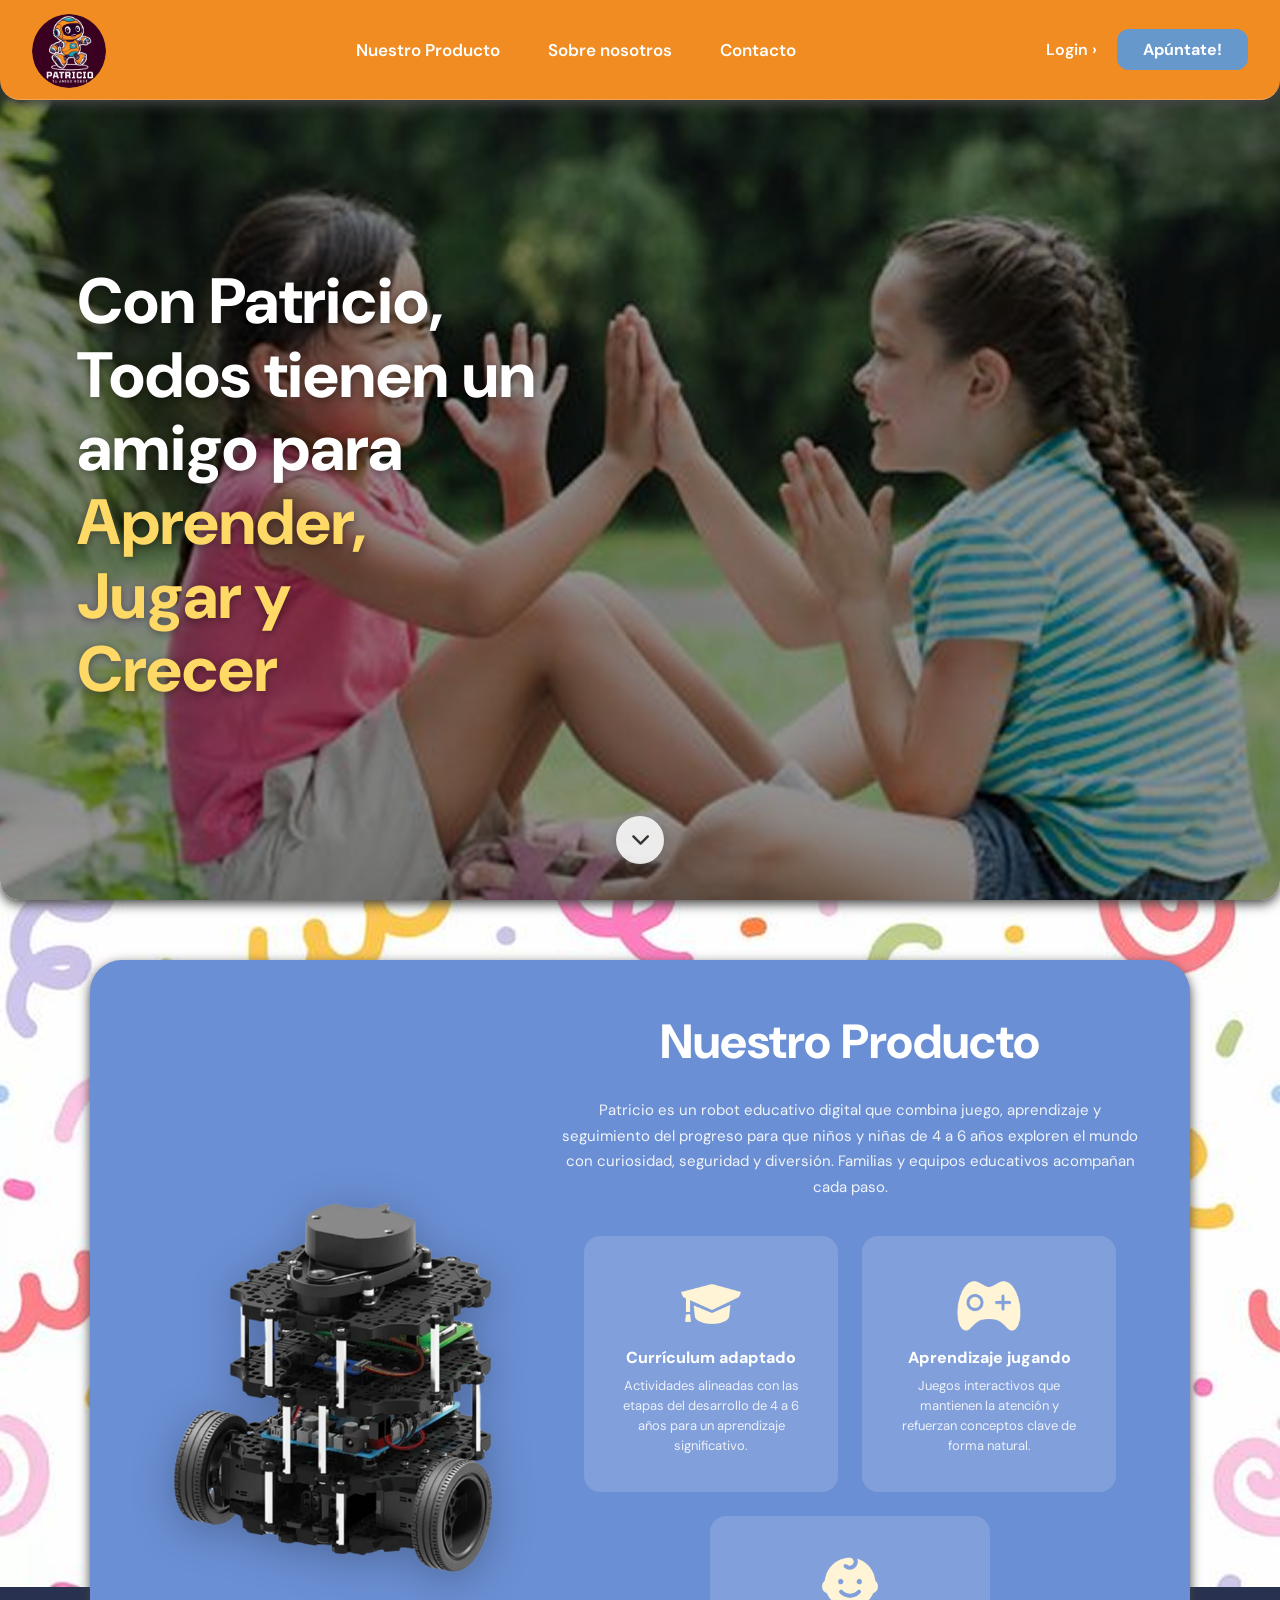
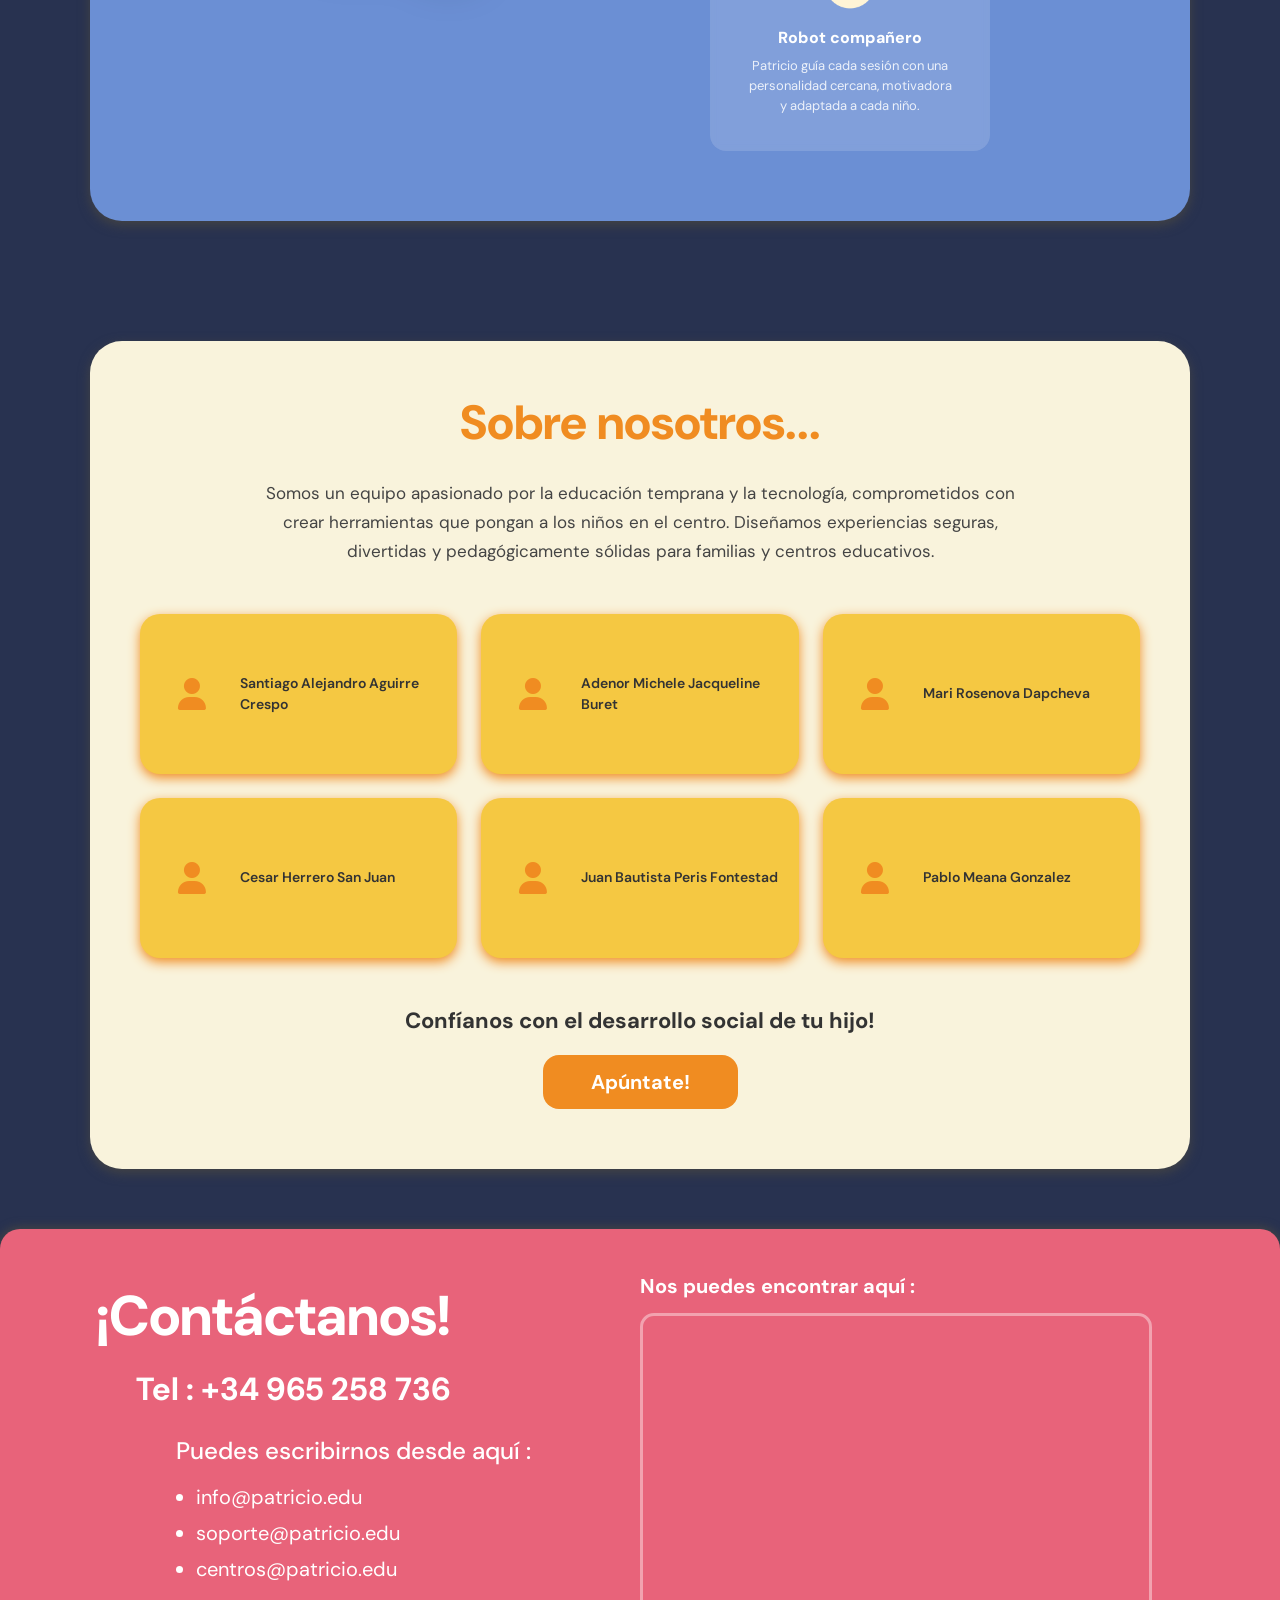
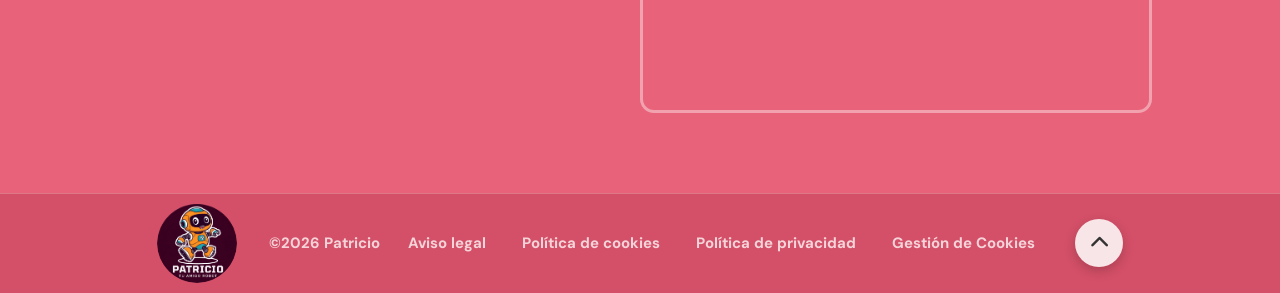
<file: patricio_web/index.html>
<!DOCTYPE html>
<html lang="es">
<head>
  <meta charset="UTF-8">
  <meta name="viewport" content="width=device-width, initial-scale=1.0">
  <meta name="description" content="Patricio: robot educativo para niños y niñas de 4 a 6 años.">
  <title>Patricio | Inicio</title>

  <link rel="stylesheet" href="css/styles_generales.css">
  <link rel="stylesheet" href="css/styles_index.css">
  <link rel="stylesheet" href="https://cdnjs.cloudflare.com/ajax/libs/font-awesome/6.4.0/css/all.min.css">
  <link rel="preconnect" href="https://fonts.googleapis.com">
  <link rel="preconnect" href="https://fonts.gstatic.com" crossorigin>
  <link href="https://fonts.googleapis.com/css2?family=DM+Sans:wght@400;500;600;700;800&display=swap" rel="stylesheet">
  <link href="https://fonts.googleapis.com/css2?family=Nunito:wght@400;600;700;800;900&family=Baloo+2:wght@700;800&display=swap" rel="stylesheet">
  <link rel="icon" href="images/logo_patricio.png" type="image/png">
</head>
<body>

  <!-- ── NAVBAR ── -->
  <header class="navbar">
    <div class="nav-left">
      <a href="index.html">
        <img src="images/logo_patricio.png" class="logo-circle" alt="Patricio logo">
      </a>
    </div>

    <nav class="nav-links">
      <a href="#producto" onclick="event.preventDefault(); document.getElementById('producto').scrollIntoView({behavior: 'smooth'})">Nuestro Producto</a>
      <a href="#sobre" onclick="event.preventDefault(); document.getElementById('sobre').scrollIntoView({behavior: 'smooth'})">Sobre nosotros</a>
      <a href="#contacto" onclick="event.preventDefault(); document.getElementById('contacto').scrollIntoView({behavior: 'smooth'})">Contacto</a>
    </nav>

    <div class="nav-right">
      <a class="login" href="login.html">Login ›</a>
      <a class="btn-signup" href="registro.html">Apúntate!</a>
    </div>
  </header>


  <!-- ── HERO ── -->
  <section class="hero">
    <img src="images/children.png" class="hero-bg" alt="Niños jugando con Patricio">
    <div class="hero-content">
      <h1>Con Patricio,<br>Todos tienen un<br>amigo para<br><span>Aprender,<br>Jugar y<br>Crecer</span></h1>
    </div>
    <a href="#producto" class="hero-scroll-btn" onclick="event.preventDefault(); document.getElementById('producto').scrollIntoView({behavior: 'smooth'})">
      <i class="fa-solid fa-chevron-down"></i>
    </a>
  </section>


  <!-- ── DECORATIVE DOODLES DIVIDER ── -->
  <div class="doodle-divider1"></div>


  <!-- ── NUESTRO PRODUCTO ── -->
  <section id="producto" class="section-producto">
    <div class="producto-card">
      <div class="producto-inner">

        <div class="producto-img-col">
          <img src="images/bot 1.png" alt="Robot Patricio" class="producto-robot">
        </div>

        <div class="producto-text-col">
          <h2 class="section-title center">Nuestro Producto</h2>
          <p class="producto-desc">
            Patricio es un robot educativo digital que combina juego, aprendizaje y seguimiento del progreso
            para que niños y niñas de 4 a 6 años exploren el mundo con curiosidad, seguridad y diversión.
            Familias y equipos educativos acompañan cada paso.
          </p>

          <div class="producto-grid1">
            <div class="feature-v">
              <img src="images/icons8-graduation-cap-100.png" alt="Robot Patricio" class="icon-feature">
              <h4>Currículum adaptado</h4>
              <p>Actividades alineadas con las etapas del desarrollo de 4 a 6 años para un aprendizaje significativo.</p>
            </div>
            <div class="feature-v">
              <img src="images/icons8-game-100.png" alt="Robot Patricio" class="icon-feature">
              <h4>Aprendizaje jugando</h4>
              <p>Juegos interactivos que mantienen la atención y refuerzan conceptos clave de forma natural.</p>
            </div>
          </div>
          <div class="producto-grid2">
            <div class="feature-v">
              <img src="images/icons8-child-100.png" alt="Robot Patricio" class="icon-feature">
              <h4>Robot compañero</h4>
              <p>Patricio guía cada sesión con una personalidad cercana, motivadora y adaptada a cada niño.</p>
            </div>
          </div>
        </div>

      </div>
    </div>
  </section>


  <!-- ── DECORATIVE DOODLES DIVIDER ── -->
  <div class="doodle-divider doodle-divider--flip"></div>


  <!-- ── SOBRE NOSOTROS ── -->
  <section id="sobre" class="section-nosotros">
    <div class="nosotros-card">

      <h2 class="section-title orange">Sobre nosotros...</h2>
      <p class="nosotros-desc">
        Somos un equipo apasionado por la educación temprana y la tecnología, comprometidos con crear
        herramientas que pongan a los niños en el centro. Diseñamos experiencias seguras, divertidas
        y pedagógicamente sólidas para familias y centros educativos.
      </p>
      <div class="nosotros-grid">
        <a href="https://github.com/Saac04" class="nosotros-card-item">
          <i class="fa-solid fa-user icon-feature"></i>
          <p>Santiago Alejandro Aguirre Crespo</p>
        </a>
        <a href="https://github.com/CJMIDNIGHT" class="nosotros-card-item">
          <i class="fa-solid fa-user icon-feature"></i>
          <p>Adenor Michele Jacqueline Buret</p>
        </a>
        <a href="https://github.com/ohmarimari" class="nosotros-card-item">
          <i class="fa-solid fa-user icon-feature"></i>
          <p>Mari Rosenova Dapcheva</p>
        </a>
        <a href="https://github.com/ElCesarEse" class="nosotros-card-item">
          <i class="fa-solid fa-user icon-feature"></i>
          <p>Cesar Herrero San Juan</p>
        </a>
        <a href="https://github.com/jbperfon" class="nosotros-card-item">
          <i class="fa-solid fa-user icon-feature"></i>
          <p>Juan Bautista Peris Fontestad</p>
        </a>
        <a href="https://github.com/Meana13" class="nosotros-card-item">
          <i class="fa-solid fa-user icon-feature"></i>
          <p>Pablo Meana Gonzalez</p>
        </a>
      </div>
      <div class="nosotros-cta">
        <p><strong>Confíanos con el desarrollo social de tu hijo!</strong></p>
        <a class="btn-signup btn-cta-large" href="registro.html">Apúntate!</a>
      </div>

    </div>
  </section>


<!-- ── CONTACTO ── -->
  <section id="contacto" class="contact-section">
    <div class="contact-wrapper">

      <div class="contact-left">
        <h2 class="contact-title">¡Contáctanos!</h2>
        <p class="contact-phone">Tel : +34 965 258 736</p>
        <p class="contact-text">Puedes escribirnos desde aquí :</p>
        <ul class="contact-list">
          <li>info@patricio.edu</li>
          <li>soporte@patricio.edu</li>
          <li>centros@patricio.edu</li>
        </ul>
        
      </div>

      <div class="contact-right">
        <p class="map-label">Nos puedes encontrar aquí :</p>
        <div class="contact-map-container">
          <iframe
            src="https://www.google.com/maps/embed?pb=!1m18!1m12!1m3!1d3100.8475289909725!2d-0.16830862347939268!3d38.99597604088049!2m3!1f0!2f0!3f0!3m2!1i1024!2i768!4f13.1!3m3!1m2!1s0xd61c2a3069621fd%3A0xdb8ad87b84df4b24!2sUPV%20Campus%20de%20Gandia%20-%20Escola%20Polit%C3%A8cnica%20Superior%20de%20Gandia!5e0!3m2!1ses!2ses!4v1779482753357!5m2!1ses!2ses"
            width="100%" height="100%" frameborder="0" style="border:0;" allowfullscreen>
          </iframe>
        </div>
        
      </div>

    </div>
  </section>

  <!-- ── FOOTER ── -->
  <footer class="site-footer">
  <div class="footer-inner">
    <img src="images/logo_patricio.png" class="footer-logo" alt="Patricio logo">
    <div class="legal-links">
      <span>©2026 Patricio</span>
      <a href="#">Aviso legal</a>
      <a href="#">Política de cookies</a>
      <a href="politica_privacidad.html">Política de privacidad</a>
      <a href="#">Gestión de Cookies</a>
    </div>
    <button class="back-to-top" onclick="window.scrollTo({top:0, behavior:'smooth'})" aria-label="Volver arriba">
      <i class="fa-solid fa-chevron-up"></i>
    </button>
  </div>
</footer>

</body>
</html>
</file>
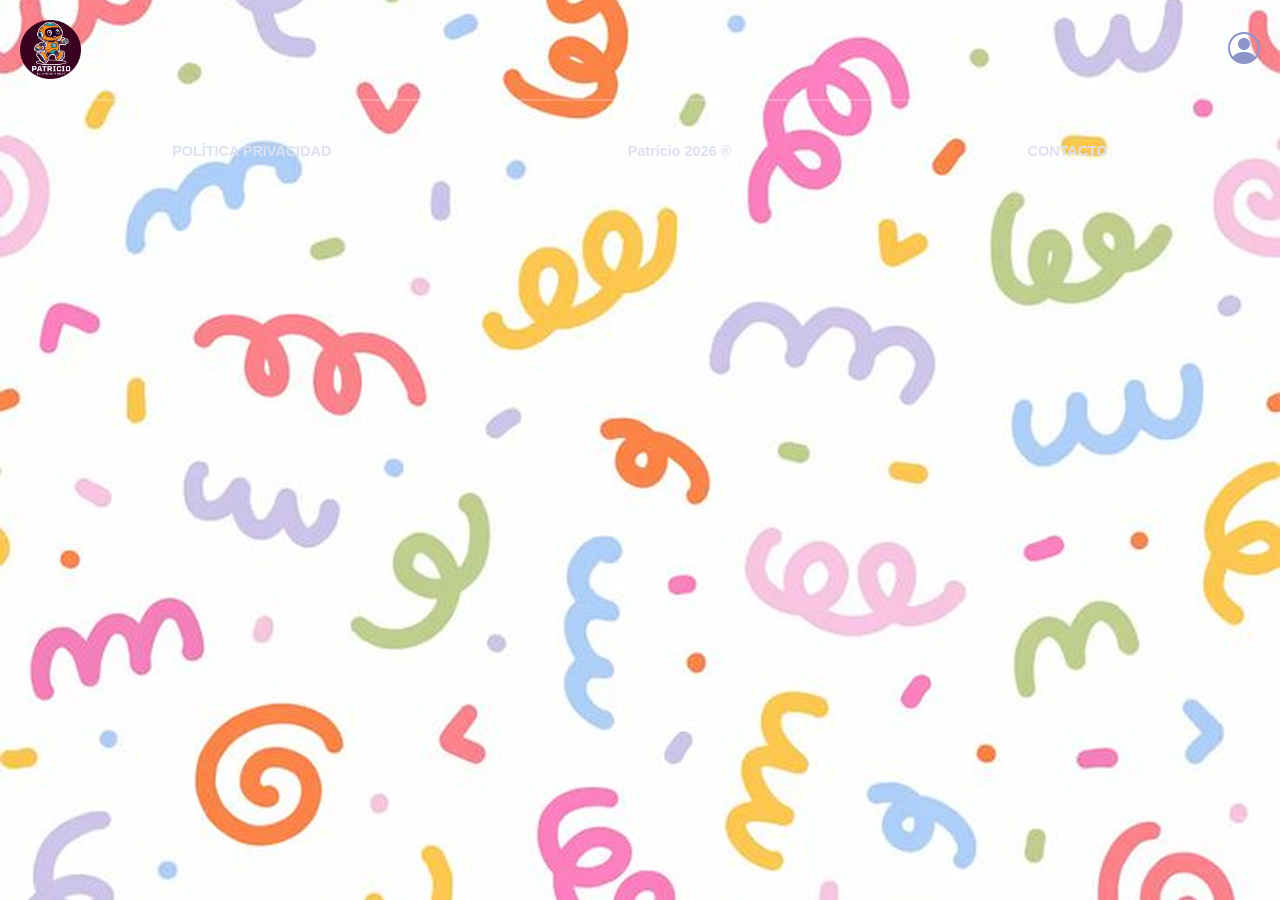
<file: patricio_web/base_header_footer.html>
<!DOCTYPE html>
<html lang="es">
<head>
  <meta charset="UTF-8">
  <title>Patricio | Plantilla</title>
  <link rel="stylesheet" href="css/styles_generales.css">
  <link rel="stylesheet" href="css/styles_index.css">
  <link href="https://cdn.jsdelivr.net/npm/bootstrap-icons/font/bootstrap-icons.css" rel="stylesheet">
</head>
<body>
  <header>
    <a href="index.html">
      <img src="images/logo_patricio.png" alt="Patricio" class="logo">
    </a>
    <div class="user-icon" id="userIcon">
      <i class="bi bi-person-circle"></i>
    </div>
  </header>


  <footer>
    <a href="politica_privacidad.html">POLÍTICA PRIVACIDAD</a>
    <span>Patricio 2026 ®</span>
    <a href="contacto.html" class="contact-link">CONTACTO</a>
  </footer>



  <script src="js/script_singup_login_logout.js"></script>
</body>
</html>
</file>
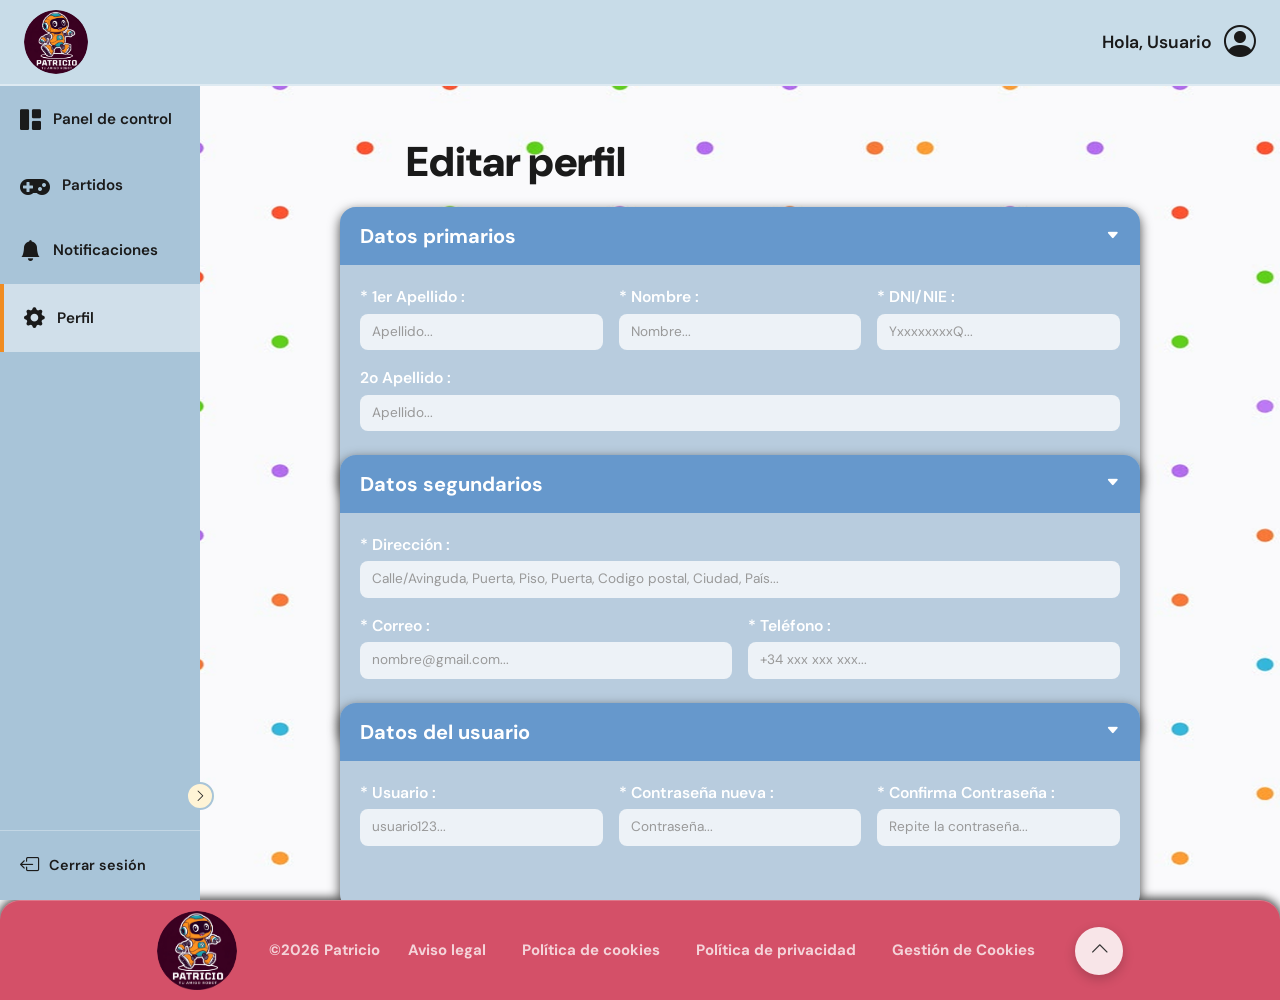
<file: patricio_web/editar_datos.html>
<!DOCTYPE html>
<html lang="es">
<head>
  <meta charset="UTF-8">
  <meta name="viewport" content="width=device-width, initial-scale=1.0">
  <title>Patricio | Editar Datos</title>
  <link href="https://cdn.jsdelivr.net/npm/bootstrap-icons/font/bootstrap-icons.css" rel="stylesheet">
  <link href="https://cdn.jsdelivr.net/npm/bootstrap@5.0.0-beta2/dist/css/bootstrap.min.css" rel="stylesheet">
  <link href="https://fonts.googleapis.com/css2?family=DM+Sans:wght@400;500;600;700;800&display=swap" rel="stylesheet">
  <link rel="stylesheet" href="https://cdnjs.cloudflare.com/ajax/libs/font-awesome/4.7.0/css/font-awesome.min.css">
  <link rel="stylesheet" href="css/styles_generales.css">
  <link rel="stylesheet" href="css/styles_admin.css">
  <link rel="stylesheet" href="css/styles_registro.css">
  <link rel="stylesheet" href="css/styles_logout.css">
  <link rel="icon" href="images/logo_patricio.png" type="image/png">
</head>
<body class="admin-body">

  <!-- ── TOP NAVBAR ── -->
  <header class="admin-navbar">
    <a href="index.html" class="admin-navbar__logo-link">
      <img src="images/logo_patricio.png" alt="Patricio" class="admin-navbar__logo">
    </a>
    <div class="admin-navbar__user">
      <span class="admin-navbar__greeting">Hola, Usuario</span>
      <i class="bi bi-person-circle admin-navbar__avatar"></i>
    </div>
  </header>

  <!-- ── LAYOUT WRAPPER ── -->
  <div class="admin-layout">

    <!-- ── LEFT SIDEBAR ── -->
    <aside class="admin-sidebar" id="adminSidebar">
      <nav class="admin-sidebar__nav">
        <a href="admin.html" class="admin-sidebar__item">
          <i class="bi bi-grid-1x2-fill"></i>
          <span>Panel de control</span>
        </a>
        <a href="historico.html" class="admin-sidebar__item">
          <i class="fa fa-gamepad" aria-hidden="true" style="font-size: 28px;"></i>
          <span>Partidos</span>
        </a>
        <a href="incidencias.html" class="admin-sidebar__item">
          <i class="bi bi-bell-fill"></i>
          <span>Notificaciones</span>
        </a>
        <a href="editar_datos.html" class="admin-sidebar__item admin-sidebar__item--active">
          <i class="bi bi-gear-fill"></i>
          <span>Perfil</span>
        </a>
      </nav>
      <button class="admin-sidebar__toggle" id="sidebarToggle" aria-label="Colapsar menú">
        <i class="bi bi-chevron-right"></i>
      </button>
      <div class="admin-sidebar__logout">
        <button class="admin-sidebar__logout-btn" id="logoutButton">
          <i class="bi bi-box-arrow-left"></i>
          <span>Cerrar sesión</span>
        </button>
      </div>
    </aside>

    <!-- ── MAIN CONTENT ── -->
    <main class="admin-main">
      <div class="registro-main" style="padding-top: 1rem;">

        <!-- Title -->
        <h1 class="reg-title">Editar perfil</h1>

        <!-- Form sections -->
        <div class="reg-form-wrap">

          <!-- ── Datos primarios ── -->
          <div class="reg-section" id="secPrimarios">
            <button class="reg-section__header" onclick="toggleSection('secPrimarios')" type="button">
              <span class="reg-section__title">Datos primarios</span>
              <i class="bi bi-caret-down-fill reg-section__arrow"></i>
            </button>
            <div class="reg-section__body">
              <div class="reg-grid reg-grid--3">
                <div class="reg-field">
                  <label for="apellido">* 1er Apellido :</label>
                  <input type="text" id="apellido" placeholder="Apellido...">
                </div>
                <div class="reg-field">
                  <label for="nombre">* Nombre :</label>
                  <input type="text" id="nombre" placeholder="Nombre...">
                </div>
                <div class="reg-field">
                  <label for="dni">* DNI/NIE :</label>
                  <input type="text" id="dni" placeholder="YxxxxxxxxQ...">
                </div>
              </div>
              <div class="reg-grid reg-grid--1">
                <div class="reg-field">
                  <label for="apellido2">2o Apellido :</label>
                  <input type="text" id="apellido2" placeholder="Apellido...">
                </div>
              </div>
            </div>
          </div>

          <!-- ── Datos secundarios ── -->
          <div class="reg-section" id="secSecundarios">
            <button class="reg-section__header" onclick="toggleSection('secSecundarios')" type="button">
              <span class="reg-section__title">Datos segundarios</span>
              <i class="bi bi-caret-down-fill reg-section__arrow"></i>
            </button>
            <div class="reg-section__body">
              <div class="reg-grid reg-grid--1">
                <div class="reg-field">
                  <label for="direccion">* Dirección :</label>
                  <input type="text" id="direccion" placeholder="Calle/Avinguda, Puerta, Piso, Puerta, Codigo postal, Ciudad, País...">
                </div>
              </div>
              <div class="reg-grid reg-grid--2">
                <div class="reg-field">
                  <label for="email">* Correo :</label>
                  <input type="email" id="email" placeholder="nombre@gmail.com...">
                </div>
                <div class="reg-field">
                  <label for="telefono">* Teléfono :</label>
                  <input type="tel" id="telefono" placeholder="+34 xxx xxx xxx...">
                </div>
              </div>
            </div>
          </div>

          <!-- ── Datos del usuario ── -->
          <div class="reg-section" id="secUsuario">
            <button class="reg-section__header" onclick="toggleSection('secUsuario')" type="button">
              <span class="reg-section__title">Datos del usuario</span>
              <i class="bi bi-caret-down-fill reg-section__arrow"></i>
            </button>
            <div class="reg-section__body">
              <div class="reg-grid reg-grid--3">
                <div class="reg-field">
                  <label for="usuario">* Usuario :</label>
                  <input type="text" id="usuario" placeholder="usuario123...">
                </div>
                <div class="reg-field">
                  <label for="password1">* Contraseña nueva :</label>
                  <input type="password" id="password1" placeholder="Contraseña...">
                </div>
                <div class="reg-field">
                  <label for="password2">* Confirma Contraseña :</label>
                  <input type="password" id="password2" placeholder="Repite la contraseña...">
                </div>
              </div>
            </div>
          </div>

        </div><!-- /reg-form-wrap -->

        <!-- Error / feedback messages -->
        <p id="registroError" class="error-message"></p>
        <div id="editarFeedback" style="display:none; margin-top:16px; padding:12px 16px; border-radius:10px; font-family:'DM Sans',sans-serif; font-size:0.9rem; font-weight:600; text-align:center;"></div>

        <!-- Actions -->
        <div style="display:flex; gap:16px; margin-top:1.5rem; flex-wrap:wrap; justify-content:center;">
          <button type="button" id="guardarDatos" class="btn-submit" style="margin-top:0; background:#28a745;">
            <i class="bi bi-check-lg"></i> Guardar cambios
          </button>
          <button type="button" id="cancelarEdicion" class="btn-submit" style="margin-top:0; background:#6c757d;"
            onclick="window.history.back()">
            <i class="bi bi-x-lg"></i> Cancelar
          </button>
        </div>

      </div>
    </main>
  </div><!-- /admin-layout -->

  <!-- ── FOOTER ── -->
  <footer class="site-footer">
    <div class="footer-inner">
      <img src="images/logo_patricio.png" alt="Patricio" class="footer-logo">
      <div class="legal-links">
        <span>©2026 Patricio</span>
        <a href="#">Aviso legal</a>
        <a href="#">Política de cookies</a>
        <a href="politica_privacidad.html">Política de privacidad</a>
        <a href="#">Gestión de Cookies</a>
      </div>
      <button class="back-to-top" onclick="window.scrollTo({top:0,behavior:'smooth'})" aria-label="Volver arriba">
        <i class="bi bi-chevron-up"></i>
      </button>
    </div>
  </footer>

  <!-- ── LOGOUT POPUP ── -->
  <div id="logoutPopup" class="popup-overlay" style="display:none;">
    <div class="popup-content">
      <h3>¿Estás seguro de que quieres cerrar sesión?</h3>
      <div class="popup-buttons">
        <button id="confirmLogout" class="btn boton">Sí</button>
        <button id="cancelLogout" class="btn boton">No</button>
      </div>
    </div>
  </div>

  <script src="https://cdn.jsdelivr.net/npm/bootstrap@5.3.3/dist/js/bootstrap.bundle.min.js"></script>
  <script src="js/script_singup_login_logout.js"></script>
  <!--script src="js/script_usuario.js"></script-->
  <script>
    // Sidebar toggle
    const sidebar = document.getElementById('adminSidebar');
    document.getElementById('sidebarToggle').addEventListener('click', function () {
      sidebar.classList.toggle('collapsed');
      this.querySelector('i').classList.toggle('bi-chevron-right');
      this.querySelector('i').classList.toggle('bi-chevron-left');
    });

    // Section collapse toggle
    function toggleSection(id) {
      const sec = document.getElementById(id);
      sec.classList.toggle('collapsed');
    }

    // Red highlight on empty required fields
    function highlightEmpty() {
      const requiredFields = [
        'nombre', 'apellido', 'email', 'password1', 'password2',
        'dni', 'direccion', 'telefono', 'usuario'
      ];
      let allFilled = true;
      requiredFields.forEach(function (fieldId) {
        const input = document.getElementById(fieldId);
        if (!input) return;
        if (!input.value.trim()) {
          input.classList.add('input-error');
          allFilled = false;
        } else {
          input.classList.remove('input-error');
        }
        input.addEventListener('input', function () {
          if (this.value.trim()) this.classList.remove('input-error');
        });
      });
      return allFilled;
    }

    // Save — validate then call update API
    document.getElementById('guardarDatos').addEventListener('click', async function () {
      const feedback = document.getElementById('editarFeedback');

      if (!highlightEmpty()) {
        feedback.textContent = '⚠️ Por favor rellena todos los campos obligatorios.';
        feedback.style.background = 'rgba(220,53,69,0.15)';
        feedback.style.color = '#721c24';
        feedback.style.border = '1px solid #dc3545';
        feedback.style.display = 'block';
        return;
      }

      const nombre    = document.getElementById('nombre').value.trim();
      const apellido  = document.getElementById('apellido').value.trim();
      const email     = document.getElementById('email').value.trim();
      const telefono  = document.getElementById('telefono').value.trim();
      const dni       = document.getElementById('dni').value.trim();
      const direccion = document.getElementById('direccion').value.trim();
      const pass1     = document.getElementById('password1').value;
      const pass2     = document.getElementById('password2').value;
      const errorMsg  = document.getElementById('registroError');

      const regex = /^(?=.*[a-z])(?=.*[A-Z])(?=.*\d).{8,}$/;

      if (pass1 !== pass2) {
        errorMsg.textContent = 'Las contraseñas no coinciden.';
        return;
      }

      if (pass1 && !regex.test(pass1)) {
        errorMsg.textContent = 'La contraseña no cumple los requisitos (8 caracteres, mayúscula, minúscula, número).';
        return;
      }

      errorMsg.textContent = '';
      this.disabled = true;

      try {
        const base = `http://${window.location.hostname}:5000`;
        const res = await fetch(`${base}/api/auth/update`, {
          method: 'PUT',
          headers: { 'Content-Type': 'application/json', Accept: 'application/json' },
          body: JSON.stringify({
            nombre,
            apellido,
            correo: email,
            telefono,
            dni,
            direccion,
            ...(pass1 ? { contrasena: pass1 } : {})
          }),
        });

        const data = await res.json().catch(() => ({}));

        if (!data.ok) {
          feedback.textContent = data.error || '❌ No se pudieron guardar los cambios.';
          feedback.style.background = 'rgba(220,53,69,0.15)';
          feedback.style.color = '#721c24';
          feedback.style.border = '1px solid #dc3545';
        } else {
          feedback.textContent = '✅ Datos guardados correctamente.';
          feedback.style.background = 'rgba(40,167,69,0.2)';
          feedback.style.color = '#155724';
          feedback.style.border = '1px solid #28a745';
          setTimeout(() => { feedback.style.display = 'none'; }, 3000);
        }
        feedback.style.display = 'block';

      } catch (e) {
        console.warn(e);
        feedback.textContent = '❌ Sin conexión con la API (¿servidor en :5000 encendido?).';
        feedback.style.background = 'rgba(220,53,69,0.15)';
        feedback.style.color = '#721c24';
        feedback.style.border = '1px solid #dc3545';
        feedback.style.display = 'block';
      } finally {
        this.disabled = false;
      }
    });
  </script>

</body>
</html>
</file>
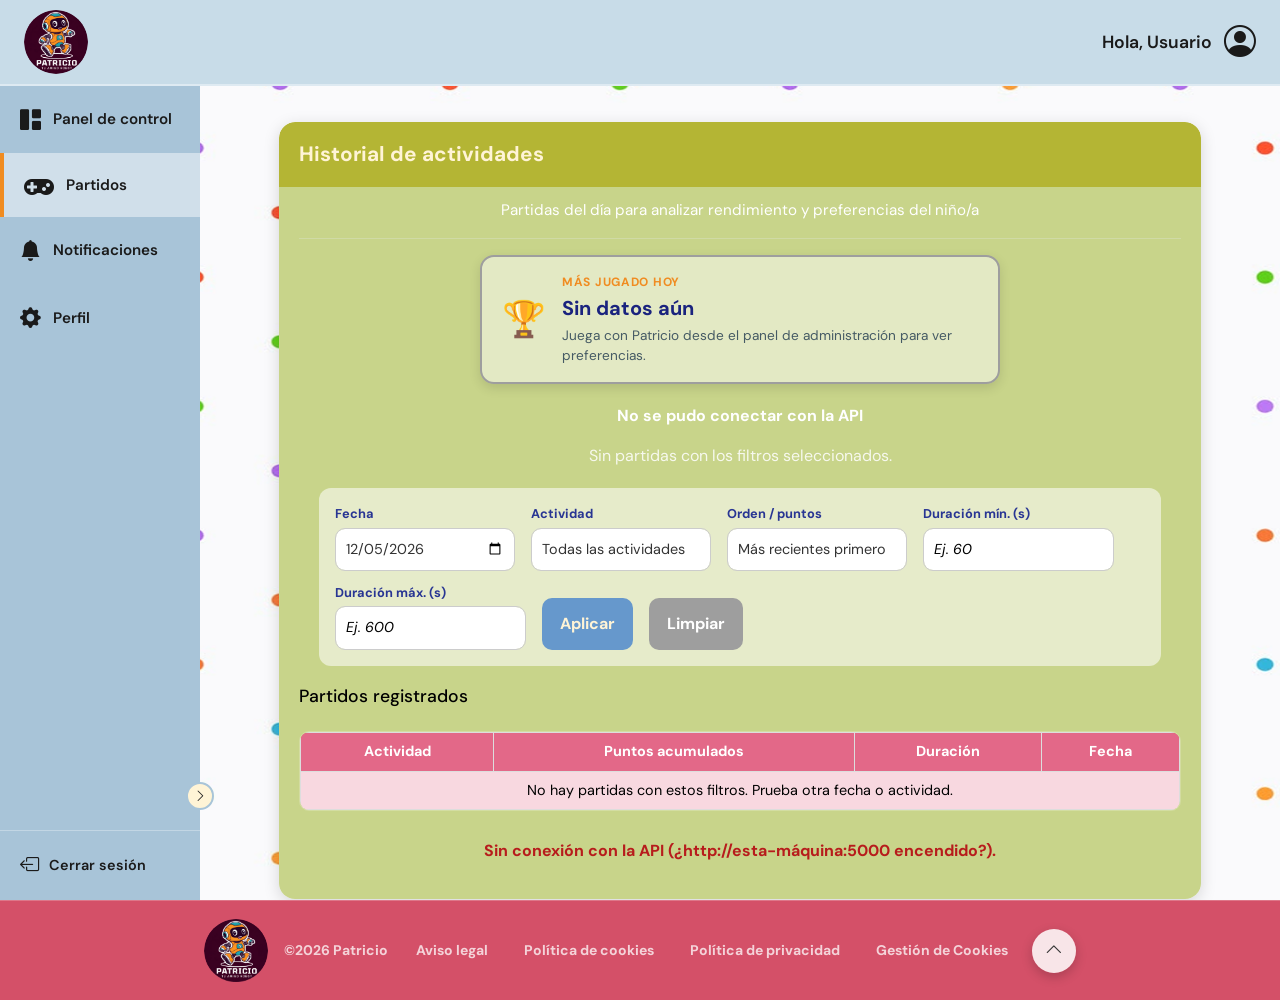
<file: patricio_web/historico.html>
<!DOCTYPE html>
<html lang="es">
<head>
  <meta charset="UTF-8">
  <meta name="viewport" content="width=device-width, initial-scale=1.0">
  <title>Patricio | Historial de actividades</title>
  <link href="https://cdn.jsdelivr.net/npm/bootstrap-icons/font/bootstrap-icons.css" rel="stylesheet">
  <link href="https://cdn.jsdelivr.net/npm/bootstrap@5.0.0-beta2/dist/css/bootstrap.min.css" rel="stylesheet">
  <link href="https://fonts.googleapis.com/css2?family=DM+Sans:wght@400;500;600;700;800&display=swap" rel="stylesheet">
  <link rel="stylesheet" href="https://cdnjs.cloudflare.com/ajax/libs/font-awesome/4.7.0/css/font-awesome.min.css">
  <link rel="stylesheet" href="css/styles_generales.css">
  <link rel="stylesheet" href="css/styles_admin.css">
  <link rel="stylesheet" href="css/styles_historico.css">
  <link rel="stylesheet" href="css/styles_logout.css">
</head>
<body class="admin-body">

  <!-- ── TOP NAVBAR ── -->
  <header class="admin-navbar">
    <a href="index.html" class="admin-navbar__logo-link">
      <img src="images/logo_patricio.png" alt="Patricio" class="admin-navbar__logo">
    </a>
    <div class="admin-navbar__user">
      <span class="admin-navbar__greeting">Hola, Usuario</span>
      <i class="bi bi-person-circle admin-navbar__avatar"></i>
    </div>
  </header>

  <!-- ── LAYOUT WRAPPER ── -->
  <div class="admin-layout">

    <!-- ── LEFT SIDEBAR ── -->
    <aside class="admin-sidebar" id="adminSidebar">
      <nav class="admin-sidebar__nav">
        <a href="admin.html" class="admin-sidebar__item">
          <i class="bi bi-grid-1x2-fill"></i>
          <span>Panel de control</span>
        </a>
        <a href="historico.html" class="admin-sidebar__item admin-sidebar__item--active">
          <i class="fa fa-gamepad" aria-hidden="true" style="font-size: 28px;"></i>
          <span>Partidos</span>
        </a>
        <a href="incidencias.html" class="admin-sidebar__item">
          <i class="bi bi-bell-fill"></i>
          <span>Notificaciones</span>
        </a>
        <a href="editar_datos.html" class="admin-sidebar__item">
          <i class="bi bi-gear-fill"></i>
          <span>Perfil</span>
        </a>
      </nav>
      <button class="admin-sidebar__toggle" id="sidebarToggle" aria-label="Colapsar menú">
        <i class="bi bi-chevron-right"></i>
      </button>
      <div class="admin-sidebar__logout">
        <button class="admin-sidebar__logout-btn" id="logoutButton">
          <i class="bi bi-box-arrow-left"></i>
          <span>Cerrar sesión</span>
        </button>
      </div>
    </aside>

    <!-- ── MAIN CONTENT ── -->
    <main class="admin-main">

      <div class="historico-page-wrap">
        <div class="admin-card admin-card--olive" id="panelHistoricoJuegos">
          <div class="admin-card__header">
            <h3>Historial de actividades</h3>
          </div>
          <div class="admin-card__body">
          
            <p class="historico-subtitulo text-center">Partidas del día para analizar rendimiento y preferencias del niño/a</p>
            <hr>

            <div id="historico-mas-jugado" class="historico-mas-jugado" aria-live="polite">
              <span class="historico-mas-jugado__icon">🏆</span>
              <div class="historico-mas-jugado__texto">
                <span class="historico-mas-jugado__label">Más jugado hoy</span>
                <strong id="historico-favorito-nombre">—</strong>
                <span id="historico-favorito-detalle" class="historico-mas-jugado__detalle"></span>
              </div>
            </div>

            <p id="historico-dia-resumen" class="historico-resumen">&nbsp;</p>
            <div id="historico-dia-barras" class="historico-barras" aria-label="Veces jugado por actividad (filtros aplicados)"></div>

            <div class="historico-filtros" role="search">
              <div class="historico-filtros__grupo">
                <label class="historico-filtros__label" for="hist-filtro-fecha">Fecha</label>
                <input type="date" id="hist-filtro-fecha" class="form-control historico-filtros__input">
              </div>
              <div class="historico-filtros__grupo">
                <label class="historico-filtros__label" for="hist-filtro-actividad">Actividad</label>
                <select id="hist-filtro-actividad" class="form-control historico-filtros__input">
                  <option value="">Todas las actividades</option>
                  <option value="Pilla-Pilla">Pilla-Pilla</option>
                  <option value="Escondite">Escondite</option>
                  <option value="Juego del Calamar">Juego del Calamar</option>
                  <option value="Alfabeto">Alfabeto</option>
                  <option value="Mates">Mates</option>
                  <option value="Cuentos">Cuentos</option>
                  <option value="Chistes">Chistes</option>
                </select>
              </div>
              <div class="historico-filtros__grupo">
                <label class="historico-filtros__label" for="hist-filtro-orden">Orden / puntos</label>
                <select id="hist-filtro-orden" class="form-control historico-filtros__input">
                  <option value="fecha_desc">Más recientes primero</option>
                  <option value="puntuacion_desc">Mayor puntuación</option>
                  <option value="puntuacion_asc">Menor puntuación</option>
                  <option value="duracion_desc">Mayor duración</option>
                  <option value="duracion_asc">Menor duración</option>
                </select>
              </div>
              <div class="historico-filtros__grupo">
                <label class="historico-filtros__label" for="hist-filtro-dur-min">Duración mín. (s)</label>
                <input type="number" id="hist-filtro-dur-min" class="form-control historico-filtros__input"
                  min="0" step="1" placeholder="Ej. 60">
              </div>
              <div class="historico-filtros__grupo">
                <label class="historico-filtros__label" for="hist-filtro-dur-max">Duración máx. (s)</label>
                <input type="number" id="hist-filtro-dur-max" class="form-control historico-filtros__input"
                  min="0" step="1" placeholder="Ej. 600">
              </div>
              <div class="historico-filtros__grupo historico-filtros__grupo--acciones">
                <button type="button" class="admin-btn admin-btn--blue" id="hist-btn-aplicar">Aplicar</button>
                <button type="button" class="admin-btn historico-btn-sec" id="hist-btn-limpiar">Limpiar</button>
              </div>
            </div>

            <h3 class="historico-tabla-title">Partidos registrados</h3>
            <div class="table-responsive historico-tabla-wrap">
              <table class="receta-tabla historico-partidas-tabla">
                <thead>
                  <tr>
                    <th scope="col">Actividad</th>
                    <th scope="col">Puntos acumulados</th>
                    <th scope="col">Duración</th>
                    <th scope="col">Fecha</th>
                  </tr>
                </thead>
                <tbody id="historico-dia-tabla-body">
                  <tr><td colspan="4">Cargando…</td></tr>
                </tbody>
              </table>
            </div>
            <p id="historico-dia-error" class="historico-error" hidden></p>
          </div>
        </div>
      </div>

    </main>
  </div>

  <!-- ── FOOTER ── -->
  <footer class="site-footer">
    <div class="footer-inner">
      <img src="images/logo_patricio.png" alt="Patricio" class="footer-logo">
      <div class="legal-links">
        <span>©2026 Patricio</span>
        <a href="#">Aviso legal</a>
        <a href="#">Política de cookies</a>
        <a href="politica_privacidad.html">Política de privacidad</a>
        <a href="#">Gestión de Cookies</a>
      </div>
      <button class="back-to-top" onclick="window.scrollTo({top:0,behavior:'smooth'})" aria-label="Volver arriba">
        <i class="bi bi-chevron-up"></i>
      </button>
    </div>
  </footer>

  <!-- ── LOGOUT POPUP ── -->
  <div id="logoutPopup" class="popup-overlay" style="display:none;">
    <div class="popup-content">
      <h3>¿Estás seguro de que quieres cerrar sesión?</h3>
      <div class="popup-buttons">
        <button id="confirmLogout" class="btn boton">Sí</button>
        <button id="cancelLogout" class="btn boton">No</button>
      </div>
    </div>
  </div>

  <script src="js/script_singup_login_logout.js"></script>
  <script src="js/historico_dia_usuario.js"></script>
  <script src="js/script_usuario.js"></script>
  <script src="https://cdn.jsdelivr.net/npm/bootstrap@5.3.3/dist/js/bootstrap.bundle.min.js"></script>
  <script>
    const sidebar = document.getElementById('adminSidebar');
    document.getElementById('sidebarToggle').addEventListener('click', function () {
      sidebar.classList.toggle('collapsed');
      this.querySelector('i').classList.toggle('bi-chevron-right');
      this.querySelector('i').classList.toggle('bi-chevron-left');
    });
  </script>
</body>
</html>
</file>
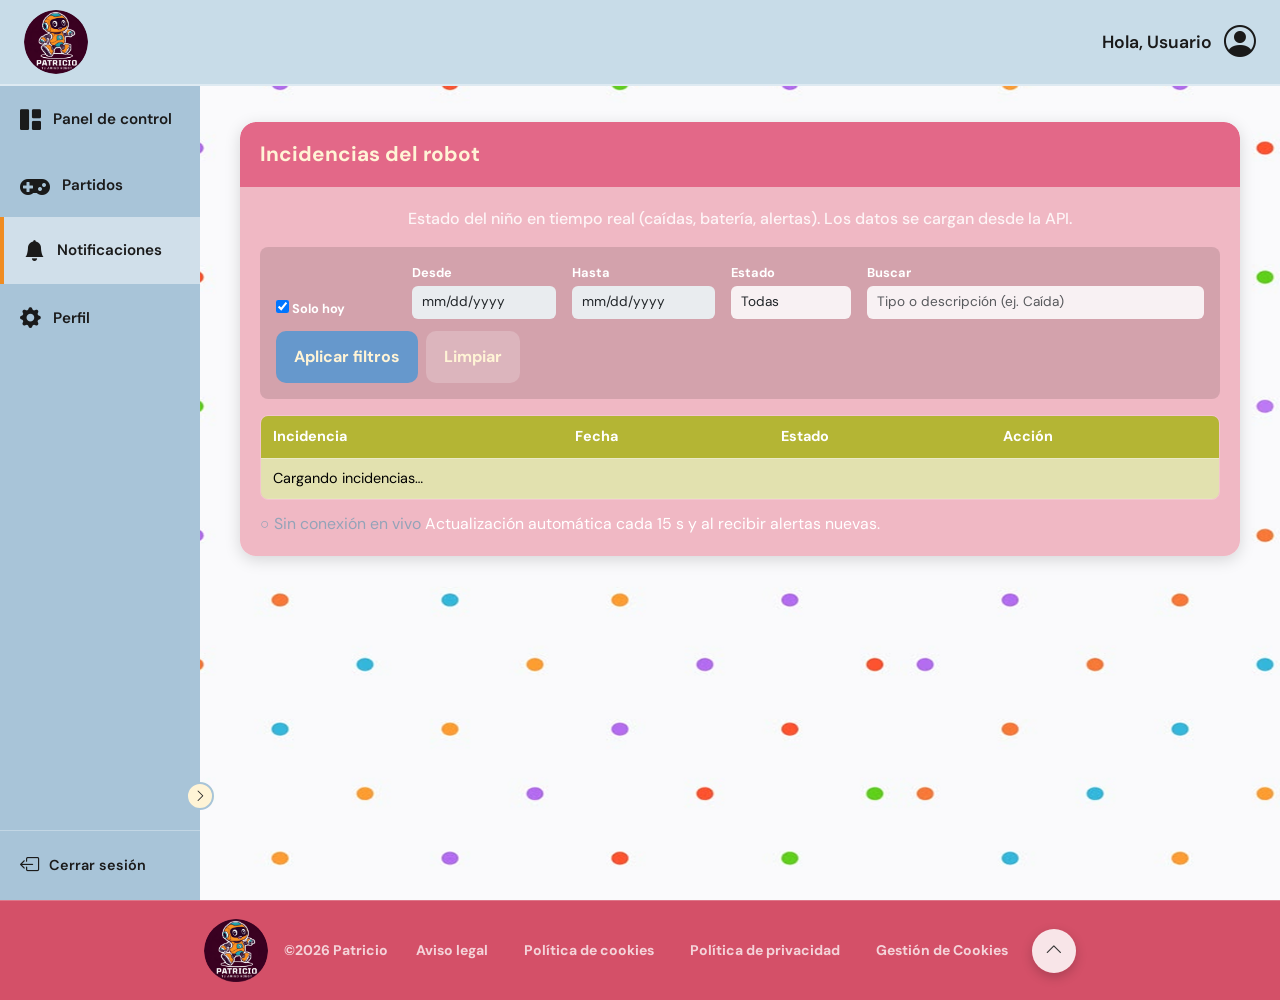
<file: patricio_web/incidencias.html>
<!DOCTYPE html>
<html lang="es">
<head>
  <meta charset="UTF-8">
  <meta name="viewport" content="width=device-width, initial-scale=1.0">
  <title>Patricio | Incidencias</title>
  <link href="https://cdn.jsdelivr.net/npm/bootstrap-icons/font/bootstrap-icons.css" rel="stylesheet">
  <link href="https://cdn.jsdelivr.net/npm/bootstrap@5.0.0-beta2/dist/css/bootstrap.min.css" rel="stylesheet">
  <link href="https://fonts.googleapis.com/css2?family=DM+Sans:wght@400;500;600;700;800&display=swap" rel="stylesheet">
  <link rel="stylesheet" href="https://cdnjs.cloudflare.com/ajax/libs/font-awesome/4.7.0/css/font-awesome.min.css">
  <link rel="stylesheet" href="css/styles_generales.css">
  <link rel="stylesheet" href="css/styles_admin.css">
  <link rel="stylesheet" href="css/styles_incidencias.css">
  <link rel="stylesheet" href="css/styles_logout.css">
</head>
<body class="admin-body">

  <!-- ── INCIDENCIAS BANNER ── -->
  <div id="incidencias-banner" class="incidencias-banner--hidden" role="alert" aria-live="assertive" aria-hidden="true"></div>

  <!-- ── TOP NAVBAR ── -->
  <header class="admin-navbar">
    <a href="index.html" class="admin-navbar__logo-link">
      <img src="images/logo_patricio.png" alt="Patricio" class="admin-navbar__logo">
    </a>
    <div class="admin-navbar__user">
      <span class="admin-navbar__greeting">Hola, Usuario</span>
      <i class="bi bi-person-circle admin-navbar__avatar"></i>
    </div>
  </header>

  <!-- ── LAYOUT WRAPPER ── -->
  <div class="admin-layout">

    <!-- ── LEFT SIDEBAR ── -->
    <aside class="admin-sidebar" id="adminSidebar">
      <nav class="admin-sidebar__nav">
        <a href="admin.html" class="admin-sidebar__item">
          <i class="bi bi-grid-1x2-fill"></i>
          <span>Panel de control</span>
        </a>
        <a href="historico.html" class="admin-sidebar__item">
          <i class="fa fa-gamepad" aria-hidden="true" style="font-size: 28px;"></i>
          <span>Partidos</span>
        </a>
        <a href="incidencias.html" class="admin-sidebar__item admin-sidebar__item--active">
          <i class="bi bi-bell-fill"></i>
          <span>Notificaciones</span>
        </a>
        <a href="editar_datos.html" class="admin-sidebar__item">
          <i class="bi bi-gear-fill"></i>
          <span>Perfil</span>
        </a>
      </nav>
      <button class="admin-sidebar__toggle" id="sidebarToggle" aria-label="Colapsar menú">
        <i class="bi bi-chevron-right"></i>
      </button>
      <!-- Cerrar sesión -->
      <div class="admin-sidebar__logout">
        <button class="admin-sidebar__logout-btn" id="logoutButton">
          <i class="bi bi-box-arrow-left"></i>
          <span>Cerrar sesión</span>
        </button>
      </div>
    </aside>

    <!-- ── MAIN CONTENT ── -->
    <main class="admin-main">

      <!-- ── INCIDENCIAS CARD (full width) ── -->
      <div class="incidencias-page-wrap">
        <div class="admin-card admin-card--pink incidencias-tabla-card">
          <div class="admin-card__header">
            <h3>Incidencias del robot</h3>
          </div>
          <div class="admin-card__body">
            <p class="text-center incidencias-tabla-sub">
              Estado del niño en tiempo real (caídas, batería, alertas). Los datos se cargan desde la API.
            </p>

            <div class="incidencias-filtros" role="search">
              <div class="incidencias-filtros__grupo">
                <label class="incidencias-filtros__label" for="filtro_solo_hoy">
                  <input type="checkbox" id="filtro_solo_hoy" checked> Solo hoy
                </label>
              </div>
              <div class="incidencias-filtros__grupo">
                <label class="incidencias-filtros__label" for="filtro_fecha_desde">Desde</label>
                <input type="date" id="filtro_fecha_desde" class="form-control incidencias-filtros__input" disabled>
              </div>
              <div class="incidencias-filtros__grupo">
                <label class="incidencias-filtros__label" for="filtro_fecha_hasta">Hasta</label>
                <input type="date" id="filtro_fecha_hasta" class="form-control incidencias-filtros__input" disabled>
              </div>
              <div class="incidencias-filtros__grupo">
                <label class="incidencias-filtros__label" for="filtro_estado">Estado</label>
                <select id="filtro_estado" class="form-control incidencias-filtros__input">
                  <option value="">Todas</option>
                  <option value="pendiente">No resueltas</option>
                  <option value="resuelta">Resueltas</option>
                </select>
              </div>
              <div class="incidencias-filtros__grupo incidencias-filtros__grupo--grow">
                <label class="incidencias-filtros__label" for="filtro_busqueda">Buscar</label>
                <input type="search" id="filtro_busqueda" class="form-control incidencias-filtros__input"
                  placeholder="Tipo o descripción (ej. Caída)" autocomplete="off">
              </div>
              <div class="incidencias-filtros__grupo incidencias-filtros__grupo--acciones">
                <button type="button" class="admin-btn admin-btn--blue" id="btn_incidencias_aplicar">Aplicar filtros</button>
                <button type="button" class="admin-btn incidencias-btn-sec" id="btn_incidencias_limpiar">Limpiar</button>
              </div>
            </div>

            <p id="incidencias-tabla-resumen" class="incidencias-tabla-resumen" aria-live="polite"></p>
            <p id="incidencias-tabla-error" class="incidencias-tabla-error" hidden></p>

            <div class="table-responsive incidencias-tabla-wrap">
              <table class="table incidencias-tabla" id="tabla_incidencias">
                <thead>
                  <tr>
                    <th scope="col">Incidencia</th>
                    <th scope="col">Fecha</th>
                    <th scope="col">Estado</th>
                    <th scope="col">Acción</th>
                  </tr>
                </thead>
                <tbody id="incidencias-tabla-body">
                  <tr><td colspan="4">Cargando incidencias…</td></tr>
                </tbody>
              </table>
            </div>
            <p class="incidencias-tabla-leyenda">
              <span id="incidencias-live-indicator" class="incidencias-live--off" title="Actualización automática"></span>
              Actualización automática cada 15 s y al recibir alertas nuevas.
            </p>
          </div>
        </div>
      </div>

    </main>
  </div><!-- /admin-layout -->

  <!-- ── FOOTER ── -->
  <footer class="site-footer">
    <div class="footer-inner">
      <img src="images/logo_patricio.png" alt="Patricio" class="footer-logo">
      <div class="legal-links">
        <span>©2026 Patricio</span>
        <a href="#">Aviso legal</a>
        <a href="#">Política de cookies</a>
        <a href="politica_privacidad.html">Política de privacidad</a>
        <a href="#">Gestión de Cookies</a>
      </div>
      <button class="back-to-top" onclick="window.scrollTo({top:0,behavior:'smooth'})" aria-label="Volver arriba">
        <i class="bi bi-chevron-up"></i>
      </button>
    </div>
  </footer>

  <!-- ── LOGOUT POPUP ── -->
  <div id="logoutPopup" class="popup-overlay" style="display:none;">
    <div class="popup-content">
      <h3>¿Estás seguro de que quieres cerrar sesión?</h3>
      <div class="popup-buttons">
        <button id="confirmLogout" class="btn boton">Sí</button>
        <button id="cancelLogout" class="btn boton">No</button>
      </div>
    </div>
  </div>

  <script src="https://cdn.socket.io/4.5.4/socket.io.min.js" crossorigin="anonymous"></script>
  <script src="js/admin_incidencias.js"></script>
  <script src="js/script_singup_login_logout.js"></script>
  <script>
    const sidebar = document.getElementById('adminSidebar');
    document.getElementById('sidebarToggle').addEventListener('click', function () {
      sidebar.classList.toggle('collapsed');
      this.querySelector('i').classList.toggle('bi-chevron-right');
      this.querySelector('i').classList.toggle('bi-chevron-left');
    });
  </script>
</body>
</html>
</file>
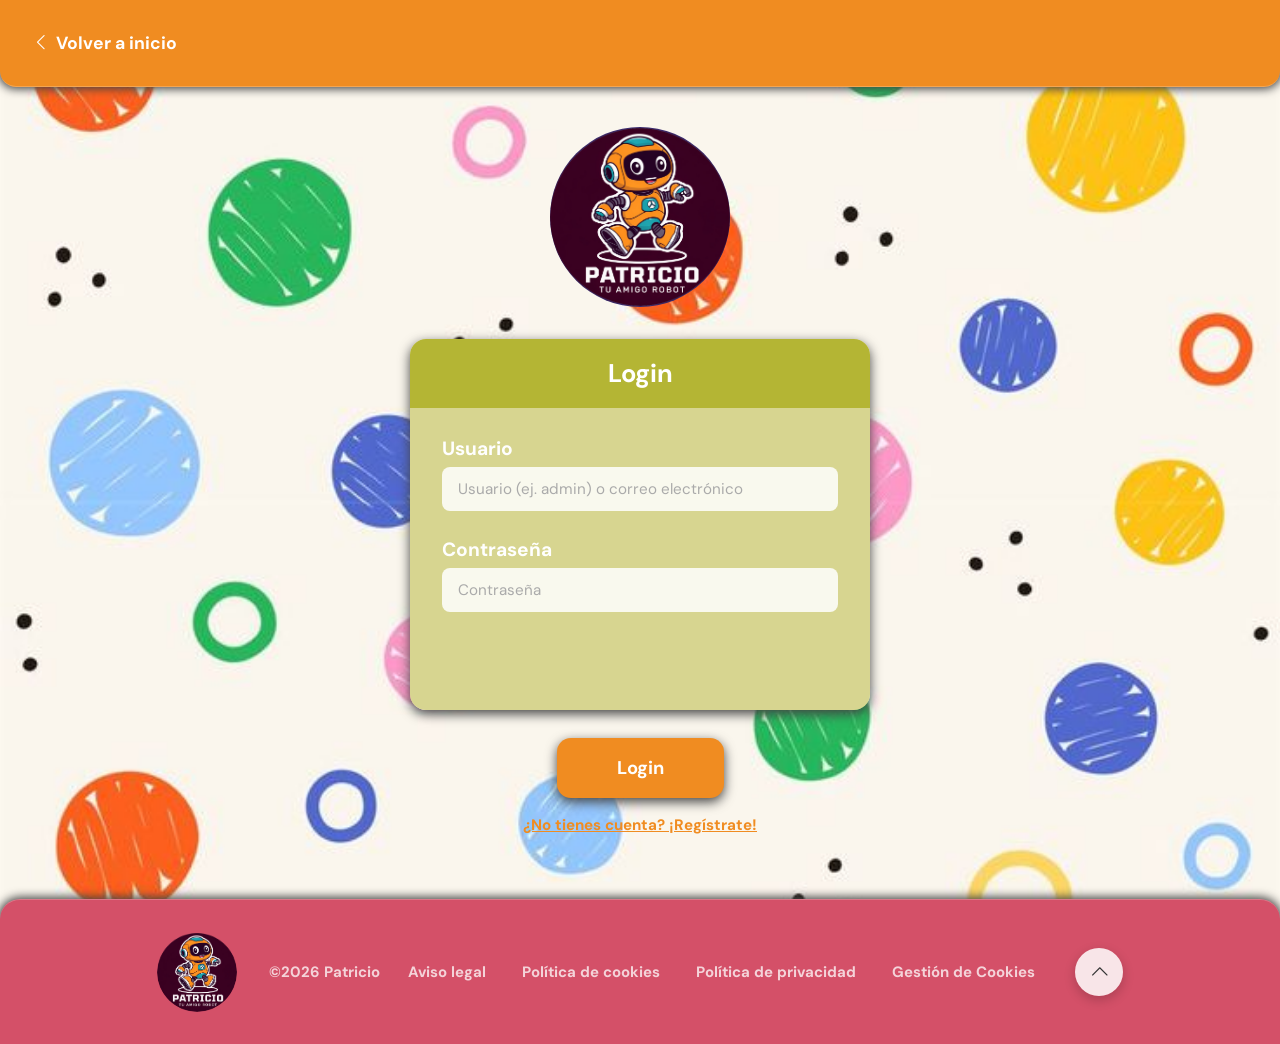
<file: patricio_web/login.html>
<!DOCTYPE html>
<html lang="es">
<head>
  <meta charset="UTF-8">
  <meta name="viewport" content="width=device-width, initial-scale=1.0">
  <meta name="description" content="Iniciar sesión en Patricio: robot educativo para niños y niñas de 4 a 6 años.">
  <title>Patricio | Iniciar sesión</title>
  <link rel="stylesheet" href="css/styles_generales.css">
  <link rel="stylesheet" href="css/styles_login.css">
  <link href="https://cdn.jsdelivr.net/npm/bootstrap-icons/font/bootstrap-icons.css" rel="stylesheet">
  <link href="https://fonts.googleapis.com/css2?family=DM+Sans:wght@400;500;600;700;800&display=swap" rel="stylesheet">
  <link rel="icon" href="images/logo_patricio.png" type="image/png">
</head>
<body class="login-body">

  <!-- ── HEADER ── -->
  <header class="reg-header">
    <a href="index.html" class="reg-back">
      <i class="bi bi-chevron-left"></i> Volver a inicio
    </a>
  </header>

  <!-- ── MAIN ── -->
  <main class="login-main">

    <!-- Logo -->
    <div class="reg-logo-wrap">
      <img src="images/logo_patricio.png" alt="Patricio" class="reg-logo">
    </div>

    <!-- Card -->
    <div class="login-card">

      <!-- Card header bar -->
      <div class="login-card__header">
        <h1>Login</h1>
      </div>

      <!-- Card body -->
      <div class="login-card__body">

        <div class="login-field">
          <label for="username">Usuario</label>
          <input type="text" id="username" placeholder="Usuario (ej. admin) o correo electrónico">        
        </div>

        <div class="login-field">
          <label for="password">Contraseña</label>
          <input type="password" id="password" placeholder="Contraseña">
        </div>

        <p id="errorMessage" class="error-message"></p>

      </div>
    </div>

    <!-- Login button (outside card, below it) -->
    <button class="login-submit" id="loginBtn">Login</button>

    <!-- Register link -->
    <p class="login-register-link">
      <a href="registro.html">¿No tienes cuenta? ¡Regístrate!</a>
    </p>

  </main>

  <!-- ── FOOTER ── -->
  <footer class="site-footer">
    <div class="footer-inner">
      <img src="images/logo_patricio.png" alt="Patricio" class="footer-logo">
      <div class="legal-links">
        <span>©2026 Patricio</span>
        <a href="#">Aviso legal</a>
        <a href="#">Política de cookies</a>
        <a href="politica_privacidad.html">Política de privacidad</a>
        <a href="#">Gestión de Cookies</a>
      </div>
      <button class="back-to-top" onclick="window.scrollTo({top:0, behavior:'smooth'})" aria-label="Volver arriba">
        <i class="bi bi-chevron-up"></i>
      </button>
    </div>
  </footer>

  <!-- Reemplaza el script inline por esto -->
<script src="js/script_singup_login_logout.js"></script>
<!--script>
  // Solo validación visual — sin tocar loginBtn
  document.addEventListener("DOMContentLoaded", () => {
    ['username', 'password'].forEach(id => {
      const input = document.getElementById(id);
      if (!input) return;
      input.addEventListener('input', function () {
        if (this.value.trim()) this.classList.remove('input-error');
      });
    });

    // Añade la validación visual AL listener ya existente del JS externo
    const btn = document.getElementById('loginBtn');
    if (btn) {
      btn.addEventListener('click', function () {
        ['username', 'password'].forEach(id => {
          const input = document.getElementById(id);
          if (input && !input.value.trim()) {
            input.classList.add('input-error');
          }
        });
        // El fetch lo maneja script_singup_login_logout.js
      });
    }
  });
</script-->
</body>
</html>
</file>
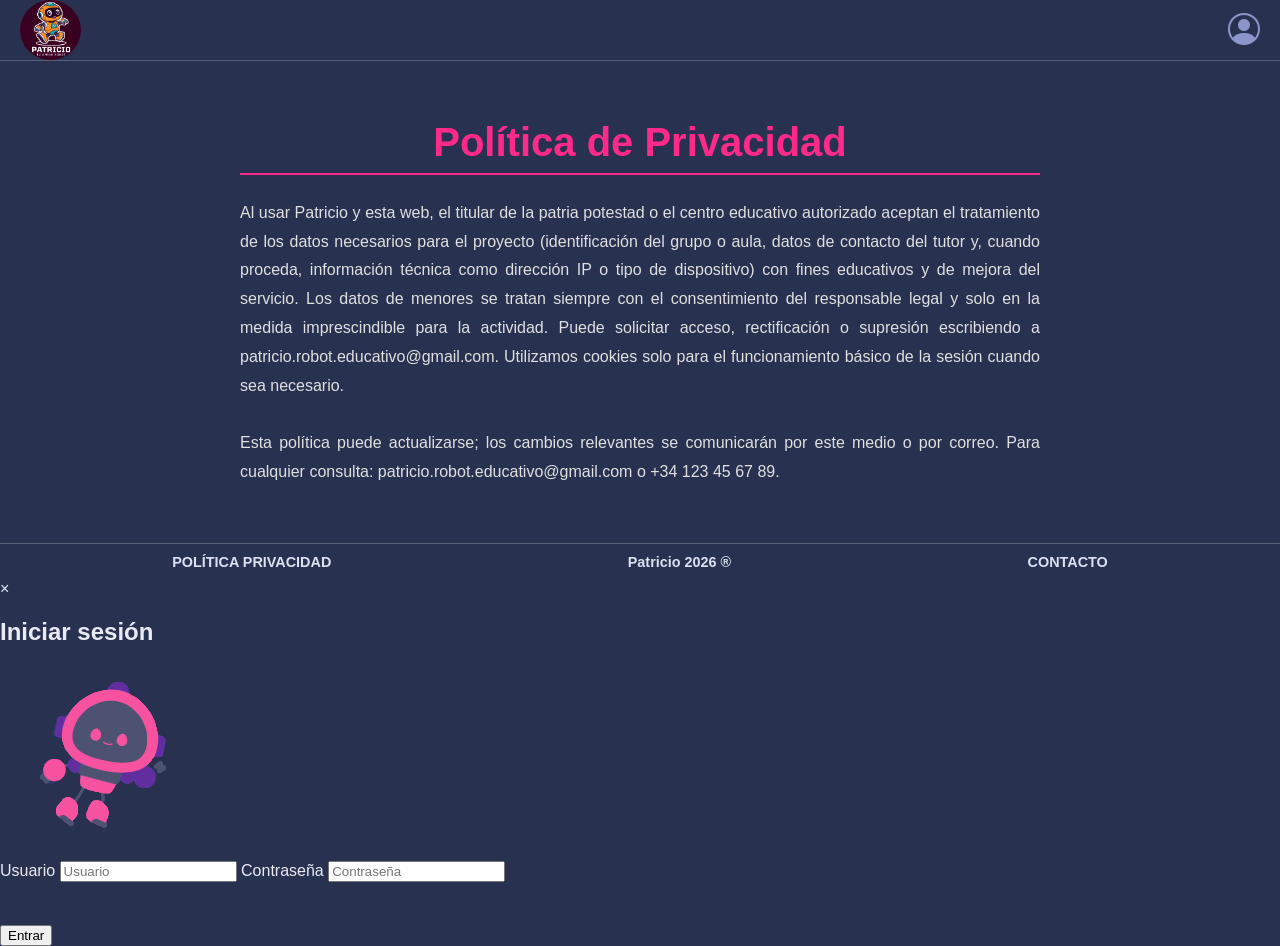
<file: patricio_web/politica_privacidad.html>
<!DOCTYPE html>
<html lang="es">
<head>
  <meta charset="UTF-8">
  <title>Patricio | Política de privacidad</title>
  <link rel="stylesheet" href="css/styles_generales.css">
  <link rel="stylesheet" href="css/styles_login.css">
  <link rel="stylesheet" href="css/styles_politica_privacidad.css">
  <link href="https://cdn.jsdelivr.net/npm/bootstrap-icons/font/bootstrap-icons.css" rel="stylesheet">
</head>
<body>
  <header>
    <a href="index.html">
      <img src="images/logo_patricio.png" alt="Patricio" class="logo">
    </a>
    <div class="user-icon" id="userIcon">
      <i class="bi bi-person-circle"></i>
    </div>
  </header>
  <main>
    <h1>Política de Privacidad</h1>
    <p>Al usar Patricio y esta web, el titular de la patria potestad o el centro educativo autorizado
        aceptan el tratamiento de los datos necesarios para el proyecto (identificación del grupo o aula,
        datos de contacto del tutor y, cuando proceda, información técnica como dirección IP o tipo de dispositivo)
        con fines educativos y de mejora del servicio.
        
        Los datos de menores se tratan siempre con el consentimiento del responsable legal y solo en la medida
        imprescindible para la actividad. Puede solicitar acceso, rectificación o supresión escribiendo a
        patricio.robot.educativo@gmail.com. Utilizamos cookies solo para el funcionamiento básico de la sesión
        cuando sea necesario. <br> <br>    
        
        
        Esta política puede actualizarse; los cambios relevantes se comunicarán por este medio o por correo.
        Para cualquier consulta: patricio.robot.educativo@gmail.com o +34 123 45 67 89.</p>
  </main>

  <footer>
    <a href="politica_privacidad.html">POLÍTICA PRIVACIDAD</a>
    <span>Patricio 2026 ®</span>
    <a href="contacto.html" class="contact-link">CONTACTO</a>
  </footer>
  <!-- Modal de Login -->
  <div class="modal" id="loginModal">
    <div class="modal-content">
      <span class="close" id="closeModal">&times;</span>
      <h2>Iniciar sesión</h2>
      <img src="images/robot_login.png" alt="Patricio"><br><br>
      <label for="username">Usuario</label>
      <input type="text" id="username" placeholder="Usuario">
      <label for="password">Contraseña</label>
      <input type="password" id="password" placeholder="Contraseña">
      <p id="errorMessage" class="error-message"></p>
      <button id="loginBtn">Entrar</button>
    </div>
  </div>


  <script src="js/script_singup_login_logout.js"></script>
</body>
</html>
</file>
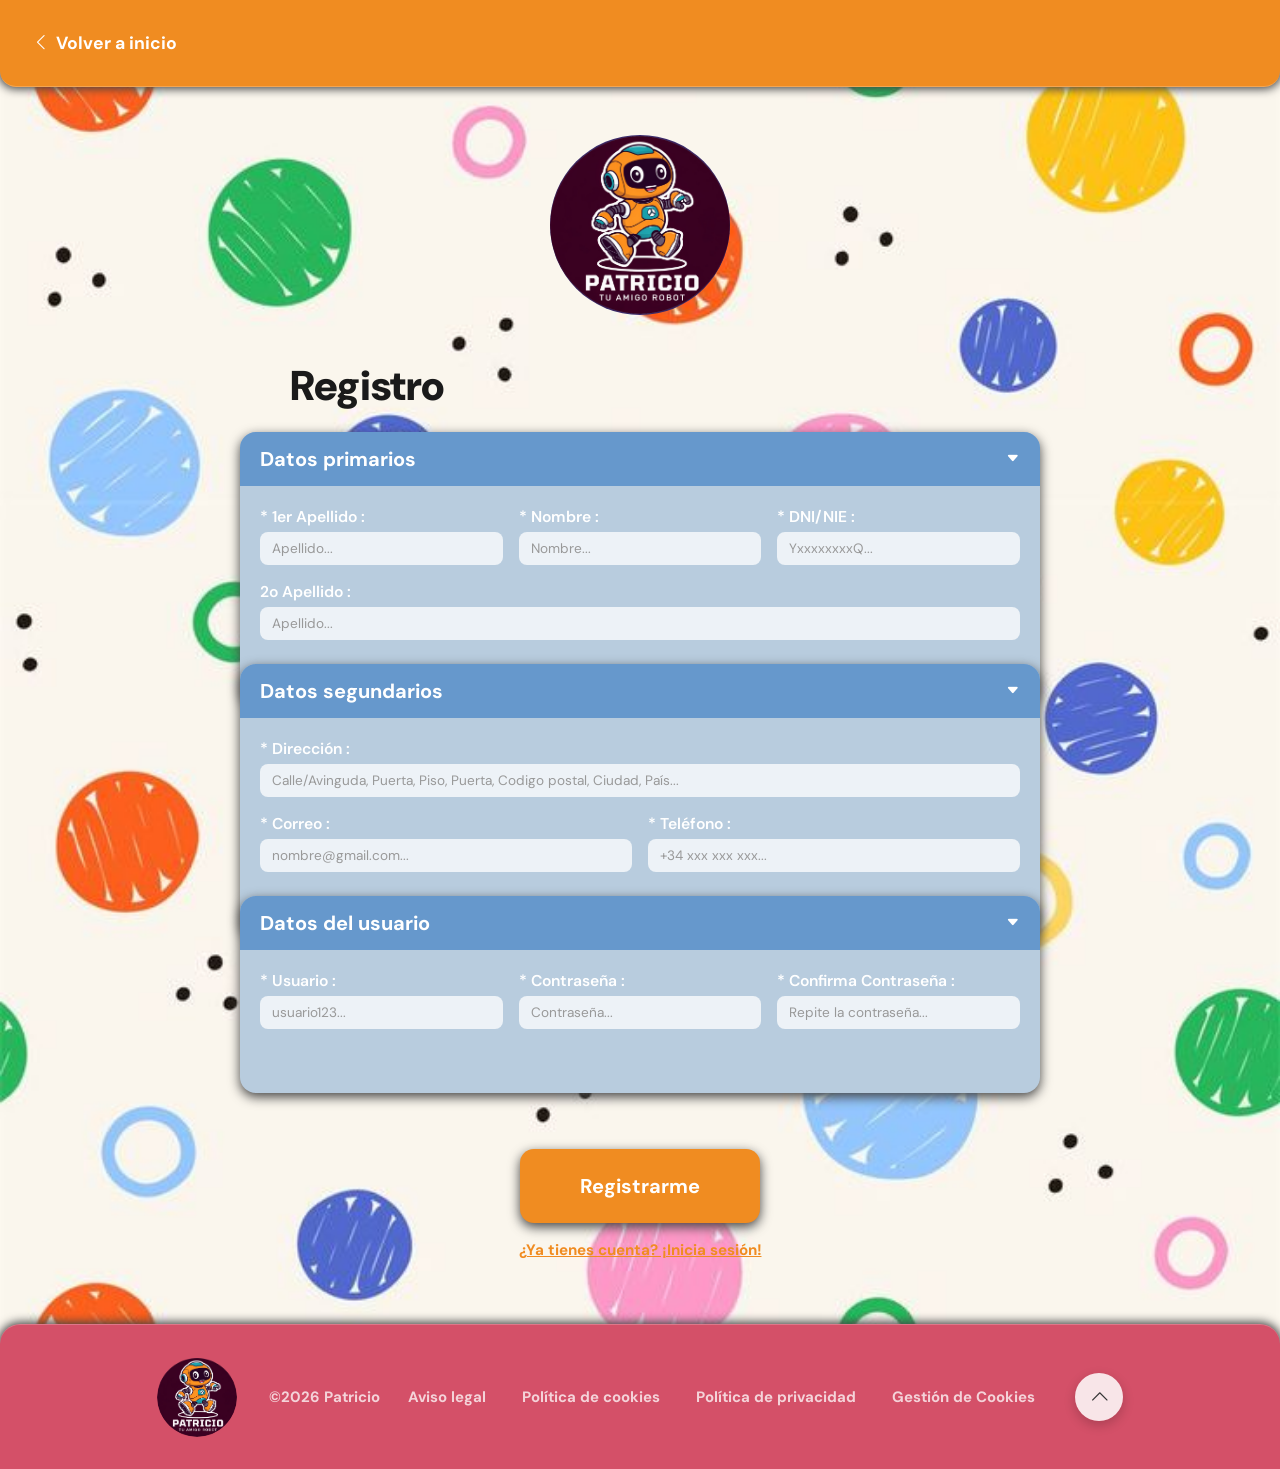
<file: patricio_web/registro.html>
<!DOCTYPE html>
<html lang="es">
<head>
  <meta charset="UTF-8">
  <meta name="viewport" content="width=device-width, initial-scale=1.0">
  <meta name="description" content="Registro en Patricio: robot educativo para niños y niñas de 4 a 6 años.">
  <title>Patricio | Registro</title>
  <link rel="stylesheet" href="css/styles_generales.css">
  <link rel="stylesheet" href="css/styles_registro.css">
  <link href="https://cdn.jsdelivr.net/npm/bootstrap-icons/font/bootstrap-icons.css" rel="stylesheet">
  <link href="https://fonts.googleapis.com/css2?family=DM+Sans:wght@400;500;600;700;800&display=swap" rel="stylesheet">
  <link rel="icon" href="images/logo_patricio.png" type="image/png">
</head>
<body class="registro-body">

  <!-- ── HEADER ── -->
  <header class="reg-header">
    <a href="index.html" class="reg-back">
      <i class="bi bi-chevron-left"></i> Volver a inicio
    </a>
  </header>

  <!-- ── MAIN ── -->
  <main class="registro-main">

    <!-- Logo centered -->
    <div class="reg-logo-wrap">
      <img src="images/logo_patricio.png" alt="Patricio" class="reg-logo">
    </div>

    <!-- Title -->
    <h1 class="reg-title">Registro</h1>

    <!-- Form card -->
    <div class="reg-form-wrap">

      <!-- ── Datos primarios ── -->
      <div class="reg-section" id="secPrimarios">
        <button class="reg-section__header" onclick="toggleSection('secPrimarios')" type="button">
          <span class="reg-section__title">Datos primarios</span>
          <i class="bi bi-caret-down-fill reg-section__arrow"></i>
        </button>
        <div class="reg-section__body">
          <div class="reg-grid reg-grid--3">
            <div class="reg-field">
              <label for="apellido">* 1er Apellido :</label>
              <input type="text" id="apellido" placeholder="Apellido...">
            </div>
            <div class="reg-field">
              <label for="nombre">* Nombre :</label>
              <input type="text" id="nombre" placeholder="Nombre...">
            </div>
            <div class="reg-field">
              <label for="dni">* DNI/NIE :</label>
              <input type="text" id="dni" placeholder="YxxxxxxxxQ...">
            </div>
          </div>
          <div class="reg-grid reg-grid--1">
            <div class="reg-field">
              <label for="apellido2">2o Apellido :</label>
              <input type="text" id="apellido2" placeholder="Apellido...">
            </div>
          </div>
        </div>
      </div>

      <!-- ── Datos secundarios ── -->
      <div class="reg-section" id="secSecundarios">
        <button class="reg-section__header" onclick="toggleSection('secSecundarios')" type="button">
          <span class="reg-section__title">Datos segundarios</span>
          <i class="bi bi-caret-down-fill reg-section__arrow"></i>
        </button>
        <div class="reg-section__body">
          <div class="reg-grid reg-grid--1">
            <div class="reg-field">
              <label for="direccion">* Dirección :</label>
              <input type="text" id="direccion" placeholder="Calle/Avinguda, Puerta, Piso, Puerta, Codigo postal, Ciudad, País...">
            </div>
          </div>
          <div class="reg-grid reg-grid--2">
            <div class="reg-field">
              <label for="email">* Correo :</label>
              <input type="email" id="email" placeholder="nombre@gmail.com...">
            </div>
            <div class="reg-field">
              <label for="telefono">* Teléfono :</label>
              <input type="tel" id="telefono" placeholder="+34 xxx xxx xxx...">
            </div>
          </div>
        </div>
      </div>

      <!-- ── Datos del usuario ── -->
      <div class="reg-section" id="secUsuario">
        <button class="reg-section__header" onclick="toggleSection('secUsuario')" type="button">
          <span class="reg-section__title">Datos del usuario</span>
          <i class="bi bi-caret-down-fill reg-section__arrow"></i>
        </button>
        <div class="reg-section__body">
          <div class="reg-grid reg-grid--3">
            <div class="reg-field">
              <label for="usuario">* Usuario :</label>
              <input type="text" id="usuario" placeholder="usuario123...">
            </div>
            <div class="reg-field">
              <label for="password1">* Contraseña :</label>
              <input type="password" id="password1" placeholder="Contraseña...">
            </div>
            <div class="reg-field">
              <label for="password2">* Confirma Contraseña :</label>
              <input type="password" id="password2" placeholder="Repite la contraseña...">
            </div>
          </div>
        </div>
      </div>

    </div><!-- /reg-form-wrap -->

    <p id="registroError" class="error-message"></p>

    <!-- Submit -->
    <button class="reg-submit" id="registerBtn">Registrarme</button>

    <!-- Login link -->
    <p class="reg-login-link">
      <a href="login.html" id="loginLink">¿Ya tienes cuenta? ¡Inicia sesión!</a>
    </p>

  </main>

  <!-- ── FOOTER ── -->
  <footer class="site-footer">
    <div class="footer-inner">
      <img src="images/logo_patricio.png" alt="Patricio" class="footer-logo">
      <div class="legal-links">
        <span>©2026 Patricio</span>
        <a href="#">Aviso legal</a>
        <a href="#">Política de cookies</a>
        <a href="politica_privacidad.html">Política de privacidad</a>
        <a href="#">Gestión de Cookies</a>
      </div>
      <button class="back-to-top" onclick="window.scrollTo({top:0, behavior:'smooth'})" aria-label="Volver arriba">
        <i class="bi bi-chevron-up"></i>
      </button>
    </div>
  </footer>

  <script src="js/script_singup_login_logout.js"></script>
  <script>
    function toggleSection(id) {
      const sec = document.getElementById(id);
      sec.classList.toggle('collapsed');
    }

    document.getElementById('registerBtn').addEventListener('click', function () {
      const requiredFields = [
        'nombre', 'apellido', 'email',
        'password1', 'password2',
        'dni', 'direccion', 'telefono', 'usuario'
      ];

      requiredFields.forEach(function (fieldId) {
        const input = document.getElementById(fieldId);
        if (!input) return;
        if (!input.value.trim()) {
          input.classList.add('input-error');
        } else {
          input.classList.remove('input-error');
        }

        input.addEventListener('input', function () {
          if (this.value.trim()) this.classList.remove('input-error');
        });
      });
    });
  </script>
</body>
</html>
</file>
<file: patricio_web/css/styles_generales.css>
/* Paleta: azules y morados suaves (tono logo Patricio), sin rosa/magenta */
:root {
  --color-fondo: #283250;
  --color-borde-suave: rgba(255, 255, 255, 0.22);
  --color-icono-usuario: #8b95c9;
  --color-boton-inicio: #5d4e85;
  --color-boton-fin: #3d5f8c;
}

/*Body*/
body {
  margin: 0;
  font-family: 'Arial Black', sans-serif;
  background-color: var(--color-fondo);
  color: #e8eaf4;
  display: flex;
  flex-direction: column;
  height: 100vh;
}
/* Header */
header {
    display: flex;
    justify-content: space-between;
    align-items: center;
    padding: 1rem;
    border-bottom: 1px solid var(--color-borde-suave);
    height: 100px; /* Altura fija para header */
    padding: 0 20px; /* Espaciado interno opcional */
}

.logo {
    height: 60px;
    width: auto;
    max-width: min(260px, 55vw);
    object-fit: contain;
    display: block;
}

.user-icon {
    font-size: 2rem;
    cursor: pointer;
    color: var(--color-icono-usuario);
}

/* Footer */
footer {
    border-top: 1px solid var(--color-borde-suave);
    padding: 1rem;
    text-align: center;
    font-size: 0.9rem;
    display: flex;
    justify-content: space-around; /* Espaciado equitativo entre los elementos */
    align-items: center;
    padding: 10px 20px;
    height: 100px; /* Altura fija para footer */
}

footer a {
    text-decoration: none; /* Quitar subrayado */
    color: #dce0f0;
    font-weight: bold; /* Opcional: hacer el texto más visible */
    margin: 0 0.5rem;
}

footer span {
    text-decoration: none; /* Quitar subrayado */
    color: #dce0f0;
    font-weight: bold; /* Opcional: hacer el texto más visible */
}

/* Botones */
.boton {
  display: inline-block;
  background: linear-gradient(135deg, var(--color-boton-inicio) 0%, var(--color-boton-fin) 100%);
  padding: 1rem 2rem;
  color: #f4f5fb;
  font-weight: bold;
  border-radius: 30px;
  text-decoration: none;
  margin: 1rem 0;
  border: none; /* Eliminar cualquier borde predeterminado */
  outline: none; /* Eliminar el contorno al hacer clic */
}
</file>
<file: patricio_web/css/styles_index.css>
/* ======================================================
   RESET
   ====================================================== */
* { box-sizing: border-box; margin: 0; padding: 0; }
html, body { width: 100%; height: 100%; }
body {
  font-family: 'DM Sans', 'Nunito', sans-serif;
  background-image: url('../images/landing.png');
  background-size: cover;
  background-position: center;
  background-repeat: no-repeat;
  background-attachment: fixed; /* stays in place as you scroll */
  overflow-x: hidden;
}

/* ======================================================
   NAVBAR
   ====================================================== */
.navbar {
  position: fixed;
  top: 0; left: 0;
  width: 100%;
  z-index: 9999;
  padding: 8px 32px;
  background-color: #F08C21;
  display: flex;
  align-items: center;
  justify-content: space-between;
  gap: 40px;
  border-radius: 0 0 20px 20px;
  box-shadow: 0 4px 12px #444444;
}

.nav-left { display: flex; align-items: center; }

.logo-circle {
  height: 74px;
  width: 74px;
  object-fit: contain;
  border-radius: 50%;
  margin-top: 8px;
}

.nav-links {
  display: flex;
  gap: 48px;
  flex: 1;
  justify-content: center;
}

.nav-links a {
  text-decoration: none;
  font-size: 17px;
  font-family: 'DM Sans', 'Nunito', sans-serif;
  color: #ffffff;
  font-weight: 600;
  transition: transform 0.3s ease;
}
.nav-links a:hover { 
  font-weight: 700;
  transform: scale(1.25);  }

.nav-right {
  display: flex;
  align-items: center;
  gap: 20px;
}

.login {
  color: #ffffff;
  font-size: 16px;
  font-family: 'DM Sans', 'Nunito', sans-serif;
  font-weight: 600;
  text-decoration: none;
  transition: transform 0.3s ease;
}
.login:hover {  
  font-weight: 700;
  transform: scale(1.25); }

.btn-signup {
  background-color: #6698CC;
  border: none;
  padding: 10px 26px;
  border-radius: 12px;
  font-size: 16px;
  font-family: 'DM Sans', 'Nunito', sans-serif;
  font-weight: 700;
  cursor: pointer;
  color: #ffffff;
  transition: transform 0.3s ease, background-color 0.2s;
  white-space: nowrap;
  text-decoration: none;
  display: inline-block;
}
.btn-signup:hover { 
  background-color: #B4B534;
  transform: scale(1.08);
}
@media (max-width: 900px) {
  .navbar { padding: 8px 20px; gap: 20px; }
  .nav-links { gap: 24px; }
  .logo-circle { height: 48px; width: 48px; }
}
@media (max-width: 700px) {
  .nav-links { display: none; }
  .navbar { padding: 8px 16px; }
}


/* ======================================================
   HERO
   ====================================================== */
.hero {
  position: absolute;
  width: 100%;
  height: 100vh;
  overflow: hidden;
  display: flex;
  align-items: center;
  justify-content: flex-start;
  padding-top: 72px;
  border-radius: 0 0 20px 20px;
  box-shadow: 0 4px 12px #444444;
}

.hero-bg {
  position: absolute;
  top: 0; left: 0;
  width: 100%; height: 100%;
  object-fit: cover;
  filter: brightness(0.6);
  z-index: 1;
}

.hero-content {
  position: relative;
  z-index: 2;
  padding-left: 6%;
  color: #ffffff;
}

.hero-content h1 {
  font-family: 'DM Sans', 'Nunito', sans-serif;
  font-size: clamp(2.4rem, 5vw, 4.2rem);
  font-weight: 800;
  line-height: 1.15;
  text-shadow: 0 2px 8px rgba(0,0,0,0.4);
}

.hero-content h1 span {
  color: #FFD966;
}

.hero-scroll-btn {
  position: absolute;
  bottom: 36px;
  left: 50%;
  transform: translateX(-50%);
  z-index: 3;
  width: 48px; height: 48px;
  border-radius: 50%;
  background: rgba(255,255,255,0.85);
  display: flex;
  align-items: center;
  justify-content: center;
  color: #333;
  font-size: 1.2rem;
  text-decoration: none;
  box-shadow: 0 4px 12px rgba(0,0,0,0.2);
  transition: background 0.2s;
  animation: bounce 2s infinite;
}
.hero-scroll-btn:hover { background: #fff; }

@keyframes bounce {
  0%, 100% { transform: translateX(-50%) translateY(0); }
  50%       { transform: translateX(-50%) translateY(8px); }
}

@media (max-width: 600px) {
  .hero-content h1 { font-size: 2rem; }
}


/* ======================================================
   DOODLE DIVIDER
   ====================================================== */
.doodle-divider1 {
  width: 100%;
  height: 80px;
  background-image: url("data:image/svg+xml,%3Csvg xmlns='http://www.w3.org/2000/svg' width='1200' height='80'%3E%3Cpath d='M0 40 Q 60 10 120 40 Q 180 70 240 40 Q 300 10 360 40 Q 420 70 480 40 Q 540 10 600 40 Q 660 70 720 40 Q 780 10 840 40 Q 900 70 960 40 Q 1020 10 1080 40 Q 1140 70 1200 40' fill='none' stroke='%23F08C21' stroke-width='3' opacity='0.3'/%3E%3Ccircle cx='100' cy='20' r='6' fill='%23FFD966' opacity='0.6'/%3E%3Ccircle cx='300' cy='60' r='4' fill='%23A7C575' opacity='0.6'/%3E%3Ccircle cx='500' cy='15' r='7' fill='%23CBCBF3' opacity='0.7'/%3E%3Ccircle cx='700' cy='65' r='5' fill='%23F08C21' opacity='0.5'/%3E%3Ccircle cx='900' cy='20' r='6' fill='%23FFD966' opacity='0.6'/%3E%3Ccircle cx='1100' cy='55' r='4' fill='%23A7C575' opacity='0.6'/%3E%3C/svg%3E");
  background-repeat: repeat-x;
  background-size: 1200px 80px;
  margin-top: 100vh;
}
.doodle-divider {
  width: 100%;
  height: 80px;
  background-image: url("data:image/svg+xml,%3Csvg xmlns='http://www.w3.org/2000/svg' width='1200' height='80'%3E%3Cpath d='M0 40 Q 60 10 120 40 Q 180 70 240 40 Q 300 10 360 40 Q 420 70 480 40 Q 540 10 600 40 Q 660 70 720 40 Q 780 10 840 40 Q 900 70 960 40 Q 1020 10 1080 40 Q 1140 70 1200 40' fill='none' stroke='%23F08C21' stroke-width='3' opacity='0.3'/%3E%3Ccircle cx='100' cy='20' r='6' fill='%23FFD966' opacity='0.6'/%3E%3Ccircle cx='300' cy='60' r='4' fill='%23A7C575' opacity='0.6'/%3E%3Ccircle cx='500' cy='15' r='7' fill='%23CBCBF3' opacity='0.7'/%3E%3Ccircle cx='700' cy='65' r='5' fill='%23F08C21' opacity='0.5'/%3E%3Ccircle cx='900' cy='20' r='6' fill='%23FFD966' opacity='0.6'/%3E%3Ccircle cx='1100' cy='55' r='4' fill='%23A7C575' opacity='0.6'/%3E%3C/svg%3E");
  background-repeat: repeat-x;
  background-size: 1200px 80px;
}
.doodle-divider--flip { transform: scaleX(-1); }


/* ======================================================
   NUESTRO PRODUCTO
   ====================================================== */
.section-producto {
  padding: 60px 20px;
  background-color: #ffffff;
}

.producto-card {
  background-color: #6B8FD4;
  border-radius: 32px;
  max-width: 1100px;
  margin: 0 auto;
  padding: 50px;
  box-shadow: 0 4px 12px #444444;
}

.producto-inner {
  display: flex;
  align-items: center;
  gap: 20px;
}

.producto-img-col {
  flex-shrink: 0;
  display: flex;
  align-items: center;
  justify-content: center;
}

.producto-robot {
  width: 400px;
  object-fit: contain;
  filter: drop-shadow(0 8px 20px rgba(0,0,0,0.25));
}

.producto-text-col { flex: 1; }

.section-title {
  font-family: 'DM Sans', 'Nunito', sans-serif;
  font-size: 3rem;
  font-weight: 800;
  color: #ffffff;
  margin-bottom: 25px;
}
.section-title.center { text-align: center; }
.section-title.orange { color: #F08C21; }

.producto-desc {
  font-family: 'DM Sans', 'Nunito', sans-serif;
  font-size: 15px;
  color: rgba(255,255,255,0.9);
  line-height: 1.7;
  margin-bottom: 36px;
  text-align: center;
}

.producto-grid1 {
  display: grid;
  grid-template-columns: repeat(2, 1fr);
  gap: 24px;
  margin: 24px;
}
.producto-grid2 {
  display: grid;
  grid-template-columns: repeat(1, 1fr);
  margin: 20px 150px;
}

.feature-v {
  background: rgba(255,255,255,0.15);
  border-radius: 16px;
  padding: 35px 35px;
  text-align: center;
  backdrop-filter: blur(4px);
  transition: transform 0.2s;
}
.feature-v:hover { transform: translateY(-4px); }

.icon-feature {
  text-align: center;
  width : 4rem;
  margin: 0 auto 12px;
  display: block;
  transition: transform 0.3s ease, color 0.3s ease;
}
.feature-v:hover .icon-feature { transform: scale(1.15); color: #FFD966; }

.feature-v h4 {
  font-family: 'DM Sans', 'Nunito', sans-serif;
  font-size: 16px;
  font-weight: 800;
  color: #ffffff;
  margin-bottom: 8px;
}

.feature-v p {
  font-family: 'DM Sans', 'Nunito', sans-serif;
  font-size: 13px;
  color: rgba(255,255,255,0.85);
  line-height: 1.55;
}

@media (max-width: 900px) {
  .producto-inner { flex-direction: column; align-items: center; }
  .producto-robot { width: 200px; }
  .producto-grid { grid-template-columns: 1fr; }
  .producto-card { padding: 36px 24px; }
}


/* ======================================================
   SOBRE NOSOTROS
   ====================================================== */
.section-nosotros {
  padding: 60px 20px;
  background-color: #ffffff;
}

.nosotros-card {
  background-color: #F9F3DC;
  border-radius: 32px;
  max-width: 1100px;
  margin: 0 auto;
  padding: 50px 50px 60px;
  text-align: center;
  box-shadow: 0 4px 12px #444444;
}

.nosotros-desc {
  font-family: 'DM Sans', 'Nunito', sans-serif;
  max-width: 750px;
  margin: 0 auto 48px;
  font-size: 17px;
  color: #444;
  line-height: 1.7;
}

.nosotros-grid {
  display: grid;
  grid-template-columns: repeat(3, 1fr);
  gap: 24px;
  margin-bottom: 48px;
}

/* remove these two lines entirely */
/* .nosotros-grid > div:nth-child(4) { grid-column: 1; justify-self: end; } */
/* .nosotros-grid > div:nth-child(5) { grid-column: 2; justify-self: start; } */

.nosotros-card-item {
  background-color: #F5C842;
  border-radius: 20px;
  padding: 28px 20px;
  width: 100%;
  height: 160px;
  display: flex;
  flex-direction: row; /* changed from column */
  align-items: center;
  justify-content: flex-start; /* changed from center */
  gap: 16px;
  transition: transform 0.3s ease;
  box-shadow: 0 4px 12px #F08C21;
}
.nosotros-card-item:hover { transform: translateY(-5px); }
.nosotros-card-item:hover .icon-feature { transform: scale(1.15); color: #F08C21; }

.nosotros-card-item .icon-feature {
  font-size: 2rem;
  color: #F08C21;
  margin: 0;
  flex-shrink: 0;
}

.nosotros-card-item p {
  font-family: 'DM Sans', 'Nunito', sans-serif;
  font-size: 14px;
  color: #333;
  line-height: 1.5;
  font-weight: 600;
  text-align: left; /* changed from center */
  margin: 0;
}

.nosotros-cta {
  margin-top: 20px;
  text-align: center;
}
.nosotros-cta p {
  font-family: 'DM Sans', 'Nunito', sans-serif;
  font-size: 22px;
  font-weight: 800;
  color: #333;
  margin-bottom: 20px;
}

a.nosotros-card-item {
  text-decoration: none;
  color: inherit;
}

.btn-cta-large {
  padding: 14px 48px;
  font-size: 20px;
  font-family: 'DM Sans', 'Nunito', sans-serif;
  border-radius: 16px;
  background-color: #F08C21;
  transition: transform 0.3s ease, background-color 0.2s;
  cursor: pointer;
  border: none;
}
.btn-cta-large:hover { 
  background-color: #6B8FD4;
  transform: scale(1.08);
}

@media (max-width: 900px) {
  .nosotros-grid { grid-template-columns: repeat(2, 1fr); }
  .nosotros-grid > div:nth-child(4),
  .nosotros-grid > div:nth-child(5) { grid-column: auto; justify-self: center; }
  .nosotros-card { padding: 36px 20px; }
}
@media (max-width: 600px) {
  .nosotros-grid { grid-template-columns: 1fr; }
  .nosotros-card-item { width: 85%; }
}


/* ======================================================
   CONTACTO / FOOTER
   ====================================================== */
.contact-section {
  background-color: #E8637A;
  color: white;
  padding: auto;
  padding-top: 20px;
  border-radius: 20px 20px 0 0;
  box-shadow: 0 0 10px 2px #444444;
}

.contact-wrapper {
  width: 80%;
  margin: auto;
  display: flex;
  justify-content: space-between;
  /*gap: 50px;*/
  padding-bottom: 80px; /* was 50px */
}

.contact-left { 
  width: 45%;
  margin-top: 30px;
  margin-left: 3rem;
}

.contact-title {
  font-family: 'DM Sans', 'Nunito', sans-serif;
  font-size: 56px !important;
  font-weight: 800;
  color: #ffffff;
  margin-bottom: 16px; /* was 16px */
  margin-left: -80px;
}

.contact-phone {
  font-family: 'DM Sans', 'Nunito', sans-serif;
  font-size: 32px; /* was 20px */
  font-weight: 700;
  margin-bottom: 25px; /* was 16px */
  margin-left: -40px;
}

.contact-text {
  font-family: 'DM Sans', 'Nunito', sans-serif;
  font-size: 24px; /* was 17px */
  font-weight: 500;
  margin-bottom: 18px; /* was 8px */
}

.contact-list {
  list-style: disc;
  padding-left: 20px;
}
.contact-list li {
  font-family: 'DM Sans', 'Nunito', sans-serif;
  font-size: 20px; /* was 17px */
  margin-bottom: 10px; /* was 6px */
}

.contact-right {
  width: 50%;
  display: flex;
  flex-direction: column;
  margin-top: 24px;
}

.map-label {
  font-family: 'DM Sans', 'Nunito', sans-serif;
  font-size: 20px; /* was 17px */
  font-weight: 700;
  margin-bottom: 14px;
}

.contact-map-container {
  width: 100%;
  height: 400px !important;
  border-radius: 14px;
  overflow: hidden;
  border: 3px solid rgba(255,255,255,0.4);
  
}




.back-to-top {
  align-self: flex-end;
  margin-bottom: 16px;
  width: 48px;
  height: 48px;
  border-radius: 50%;
  border: none;
  background: rgba(255,255,255,0.85);
  color: #333;
  font-size: 1.2rem;
  cursor: pointer;
  display: flex;
  align-items: center;
  justify-content: center;
  box-shadow: 0 4px 12px rgba(0,0,0,0.2);
  transition: background 0.2s;
  animation: bounce-up 2s infinite;
}

.back-to-top:hover { background: #fff; }

@keyframes bounce-up {
  0%, 100% { transform: translateY(0); }
  50%       { transform: translateY(-8px); }
}

.site-footer {
  background-color: #d45068;
  padding: 32px 48px;
}

.footer-inner {
  display: flex;
  align-items: center;
  justify-content: space-between;
  gap: 32px;
  flex-wrap: wrap;
}

.footer-logo {
  width: 80px;
  height: 80px;
  object-fit: contain;
  border-radius: 50%;
}

.legal-links {
  display: flex;
  align-items: center;
  gap: 20px;
  flex-wrap: wrap;
}

.legal-links span,
.legal-links a {
  font-family: 'DM Sans', 'Nunito', sans-serif;
  font-size: 15px;
  color: rgba(255,255,255,0.75);
  text-decoration: none;
  transition: color 0.2s;
}

.legal-links a:hover { color: #fff; }

@media (max-width: 600px) {
  .footer-inner { flex-direction: column; text-align: center; }
  .legal-links { justify-content: center; }
}

@media (max-width: 900px) {
  .contact-wrapper { flex-direction: column; }
  .contact-left, .contact-right { width: 100%; }
}

.section-producto,
.section-nosotros {
  background-color: transparent;
}
</file>
<file: patricio_web/css/styles_admin.css>
/* ============================================================
   styles_admin.css — Admin dashboard de Patricio
   ============================================================ */

/* ── Tokens ── */
:root {
  --admin-orange:  #F08C21;
  --admin-pink:    #E36888;
  --admin-blue:    #6698CC;
  --admin-blue-dk: #B8CCDE;
  --admin-olive:   #B4B534;
  --admin-olive-dk:#D7D590;
  --admin-sidebar: #a8c4d8;
  --admin-bg:      #c8dce8;
  --admin-white:   #FFF4D6;
  --admin-dark:    #1a1a1a;
}

/* ── Body ── */
.admin-body {
  font-family: 'DM Sans', 'Nunito', sans-serif;
  background-image: url('../images/polka_admin.png');
  margin: 0;
  padding: 0;
  overflow-x: hidden;
  background-repeat: repeat;
  background-size: 900px 1200px; /* adjust to control dot spacing/scale */
}

/* ── Top Navbar ── */
.admin-navbar {
  background: var(--admin-bg);
  display: flex;
  align-items: center;
  justify-content: space-between;
  padding: 10px 24px;
  border-bottom: 2px solid rgba(255,255,255,0.4);
  position: sticky;
  top: 0;
  z-index: 200;
}

.admin-navbar__logo-link { display: flex; align-items: center; }

.admin-navbar__logo {
  width: 64px;
  height: 64px;
  border-radius: 50%;
  object-fit: contain;
}

.admin-navbar__user {
  display: flex;
  align-items: center;
  gap: 12px;
}

.admin-navbar__greeting {
  font-size: 1.1rem;
  font-weight: 600;
  color: var(--admin-dark);
}

.admin-navbar__avatar {
  font-size: 2rem;
  color: var(--admin-dark);
}

/* ── Layout ── */
.admin-layout {
  display: flex;
  min-height: calc(100vh - 86px);
}

/* ── Sidebar ── */
.admin-sidebar {
  width: 200px;
  background: var(--admin-sidebar);
  display: flex;
  flex-direction: column;
  /*padding: 1rem 0;*/
  flex-shrink: 0;
  position: relative;
  transition: width 0.3s ease;
}

.admin-sidebar.collapsed {
  width: 60px;
}

.admin-sidebar.collapsed .admin-sidebar__item span,
.admin-sidebar.collapsed .admin-sidebar__logout-btn span {
  display: none;
}

.admin-sidebar.collapsed .admin-sidebar__item {
  justify-content: center;
  padding: 14px 0;
}

.admin-sidebar__nav {
  display: flex;
  flex-direction: column;
  /*gap: 4px;*/
  flex: 1;
}

.admin-sidebar__item {
  display: flex;
  align-items: center;
  gap: 12px;
  padding: 18px 20px;
  text-decoration: none;
  color: var(--admin-dark);
  font-weight: 600;
  font-size: 0.95rem;
  /*border-radius: 0 12px 12px 0;*/
  transition: background 0.2s;
}

.admin-sidebar__item i {
  font-size: 1.3rem;
  flex-shrink: 0;
}

.admin-sidebar__item:hover {
  background: rgba(255,255,255,0.35);
}

.admin-sidebar__item--active {
  background: rgba(255,255,255,0.45);
  border-left: 4px solid var(--admin-orange);
}

.admin-sidebar__toggle {
  position: absolute;
  bottom: 90px;
  right: -14px;
  width: 28px;
  height: 28px;
  border-radius: 50%;
  background: var(--admin-white);
  border: 2px solid var(--admin-sidebar);
  display: flex;
  align-items: center;
  justify-content: center;
  cursor: pointer;
  font-size: 0.8rem;
  color: var(--admin-dark);
  padding: 0;
  z-index: 10;
}

.admin-sidebar__logout {
  padding: 12px 16px;
  border-top: 1px solid rgba(255,255,255,0.3);
}

.admin-sidebar__logout-btn {
  display: flex;
  align-items: center;
  gap: 10px;
  background: none;
  border: none;
  color: var(--admin-dark);
  font-family: 'DM Sans', sans-serif;
  font-weight: 600;
  font-size: 0.9rem;
  cursor: pointer;
  padding: 8px 4px;
  width: 100%;
  transition: opacity 0.2s;
}

.admin-sidebar__logout-btn:hover { opacity: 0.7; transform: none; }
.admin-sidebar__logout-btn i { font-size: 1.2rem; }


/* ── Main ── */
.admin-main {
  flex: 1;
  padding: 36px 32px 24px;
  overflow-x: hidden;
}


/* ── Two-column grid ── */
.admin-grid {
  display: grid;
  grid-template-columns: 1fr 280px;
  gap: 16px;
  align-items: start;
}

.admin-col-left {
  display: flex;
  flex-direction: column;
  gap: 16px;
  margin-right: 70px;
}

.admin-col-right {
  display: flex;
  flex-direction: column;
  gap: 16px;
  margin-left: -60px;
}

/* ── Cards ── */
.admin-card {
  border-radius: 16px;
  overflow: hidden;
  box-shadow: 0 4px 16px rgba(0,0,0,0.15);
}

.admin-card__header {
  display: flex;
  align-items: center;
  justify-content: space-between;
  padding: 20px 20px;
  border-radius: 16px 16px 0 0;
}

.admin-card__header h3 {
  font-family: 'DM Sans', sans-serif;
  font-size: 1.3rem;
  font-weight: 700;
  color: var(--admin-white);
  margin: 0;
  text-align: left;
}

.admin-card__info {
  color: rgba(255,255,255,0.75);
  font-size: 1rem;
  cursor: pointer;
}

.admin-card__body {
  padding: 20px 20px 20px;
}

.admin-card__subtitle {
  font-size: 0.88rem;
  color: rgba(255,255,255,0.85);
  margin-bottom: 12px;
  text-align: center;
}

.pilla-icon{
  width: 36px;
  height: 36px;
  object-fit: contain;
}

/* Card colour variants */
.admin-card--orange .admin-card__header { background: var(--admin-orange); }
.admin-card--orange .admin-card__body   { background: #f5c87a; }

.admin-card--pink .admin-card__header   { background: var(--admin-pink); }
.admin-card--pink .admin-card__body     { background: #f0b8c4; }

.admin-card--blue .admin-card__header   { background: var(--admin-blue); }
.admin-card--blue .admin-card__body     { background: #a8c8e8; }

.admin-card--olive .admin-card__header  { background: var(--admin-olive); }
.admin-card--olive .admin-card__body    { background: #c8d48a; }

/* ── Buttons ── */
.admin-btn {
  font-family: 'DM Sans', sans-serif;
  font-weight: 700;
  font-size: 16px;
  border: none;
  border-radius: 10px;
  padding: 14px 18px;
  cursor: pointer;
  color: var(--admin-white);
  transition: transform 0.2s ease, filter 0.2s;
}

.admin-btn:hover { transform: scale(1.05); filter: brightness(1.08); }

.admin-btn--orange { background: var(--admin-orange); }
.admin-btn--pink   { background: var(--admin-pink); }
.admin-btn--blue   { background: var(--admin-blue); }
.admin-btn--olive  { background: var(--admin-olive); }
.admin-btn--green  { background: #22c55e; }
.admin-btn--red    { background: #ef4444; }

.admin-card__actions {
  display: flex;
  gap: 10px;
  flex-wrap: wrap;
  margin-top: 16px;
}

.admin-card__actions--row { justify-content: flex-start; }

/* ── Camera ── */
.admin-camera-wrap {
  position: relative;
  width: 100%;
  aspect-ratio: 16/9;
  background: #e8e8e8;
  border-radius: 10px;
  overflow: hidden;
  display: flex;
  align-items: center;
  justify-content: center;
}

.admin-camera-feed {
  width: 100%;
  height: 100%;
  object-fit: cover;
  display: block;
}

.admin-camera-stats {
  position: absolute;
  top: 12px;
  right: 12px;
  background: rgba(200, 210, 160, 0.88);
  border-radius: 8px;
  padding: 8px 12px;
  font-size: 0.78rem;
  color: #333;
  line-height: 1.6;
}

.admin-camera-stats p { margin: 0; color: #333; font-size: 0.78rem; }
.admin-camera-stats span { font-weight: 700; }

.admin-camera-spinner {
  position: absolute;
  inset: 0;
  display: flex;
  align-items: center;
  justify-content: center;
}

.spinner {
  width: 48px;
  height: 48px;
  border: 5px solid rgba(0,0,0,0.1);
  border-top-color: #888;
  border-radius: 50%;
  animation: spin 0.9s linear infinite;
}

@keyframes spin {
  to { transform: rotate(360deg); }
}

/* Hide spinner as soon as the feed has a src assigned */
#cameraFeed:not([src=""]) ~ .admin-camera-spinner {
    display: none;
}

/* ── Status bar input ── */
.admin-status-input {
  width: 100%;
  border: none;
  border-radius: 10px;
  background: rgba(255,255,255,0.6);
  padding: 16px 14px;
  font-family: 'DM Sans', sans-serif;
  font-size: 0.88rem;
  color: #555;
  cursor: default;
  outline: none;
  box-sizing: border-box;
}

.admin-status-bar { margin-top: 20px; }

/* ── Games grid ── */
.admin-games-grid {
  display: grid;
  grid-template-columns: repeat(3, 1fr);
  gap: 36px;
  margin: 10px 170px;
}

.admin-game-btn,
.game-btn {
  background: var(--admin-blue);
  border: none;
  border-radius: 14px;
  padding: 53px 12px;
  display: flex;
  flex-direction: column;
  align-items: center;
  gap: 10px;
  color: var(--admin-white);
  font-family: 'DM Sans', sans-serif;
  font-weight: 800;
  font-size: 0.95rem;
  cursor: pointer;
  transition: transform 0.2s ease, filter 0.2s;
}

.game-btn:hover { transform: translateY(-4px); background: var(--admin-olive); filter: brightness(1.1); }


.admin-game-btn__icon {
  font-size: 2rem;
  line-height: 1;
}

.admin-game-btn.juego-activo { background: #3a7d44 !important; }
.admin-game-btn.juego-exito  { background: #2e7d32 !important; }
.admin-game-btn.juego-fallo  { background: #c62828 !important; }

/* ── WASD D-pad ── */
.admin-dpad {
  display: flex;
  flex-direction: column;
  align-items: center;
  gap: 6px;
}

.admin-dpad__row {
  display: flex;
  gap: 6px;
  justify-content: center;
}

.admin-dpad__row--mid {
  display: flex;
  gap: 73px;
}

.admin-dpad__btn {
  width: 52px;
  height: 52px;
  background: var(--admin-white);
  border: none;
  border-radius: 10px;
  display: flex;
  align-items: center;
  justify-content: center;
  font-size: 1.1rem;
  color: var(--admin-dark);
  cursor: pointer;
  box-shadow: 0 2px 6px rgba(0,0,0,0.15);
  transition: transform 0.15s ease, background 0.2s;
  padding: 0;
}

.admin-dpad__btn:hover { transform: scale(1.08); background: #f0f0f0; }
.admin-dpad__btn:active { transform: scale(0.95); }

.admin-dpad__btn--center {
  background: #d0d0d0;
}

/* ── Coordinates ── */
.admin-coords p,
.admin-coords .metric {
  font-family: 'DM Sans', sans-serif;
  font-size: 0.82rem;
  color: rgba(255,255,255,0.9);
  margin-bottom: 4px;
}

.admin-coords span { font-weight: 700; }

/* ── Capture preview ── */
.admin-capture-preview {
  width: 100%;
  aspect-ratio: 4/3;
  background: #e0e0e0;
  border-radius: 10px;
  overflow: hidden;
}

/* ── Labels / inputs in menu card ── */
.admin-label {
  display: block;
  font-family: 'DM Sans', sans-serif;
  font-size: 0.85rem;
  font-weight: 600;
  color: rgba(255,255,255,0.9);
  margin-bottom: 6px;
}

.admin-input {
  width: 100%;
  padding: 8px 12px;
  border: none;
  border-radius: 8px;
  background: rgba(255,255,255,0.85);
  font-family: 'DM Sans', sans-serif;
  font-size: 0.88rem;
  color: #333;
  outline: none;
  transition: background 0.2s;
  box-sizing: border-box;
}

.admin-input:focus { background: #fff; }

.admin-connection-status {
  font-family: 'DM Sans', sans-serif;
  font-size: 0.82rem;
  color: rgba(255,255,255,0.8);
  text-align: center;
  margin-top: 6px;
}

/* ── Juego bubble ── */
.juego-bubble {
  display: flex;
  align-items: center;
  gap: 10px;
  padding: 0.75rem 1rem;
  border: 1px solid rgba(255,255,255,0.2);
  border-radius: 12px;
  background: rgba(255,255,255,0.15);
  min-height: 50px;
  transition: background 0.4s ease, border-color 0.4s ease;
}

.juego-bubble.calamar-verde  { background: rgba(46,125,50,0.35);  border-color: #4caf50; }
.juego-bubble.calamar-roja   { background: rgba(198,40,40,0.35);  border-color: #ef5350; }
.juego-bubble.calamar-infraccion {
  background: rgba(198,40,40,0.6);
  border-color: #ff1744;
  animation: calamar-parpadeo 0.5s ease-in-out infinite;
}

@keyframes calamar-parpadeo {
  0%,  100% { opacity: 1; }
  50%        { opacity: 0.2; }
}

/* ── Captura de foto desde stream ───────────────────────────────────────── */
.camera-capture-wrap,
.admin-capture-preview {
    position: relative;
    margin-top: 10px;
}

.camera-feed {
    display: block;
    width: 100%;
    height: auto;
    border-radius: 10px;
    background: #1a237e;
    min-height: 120px;
}

.camera-capture-wrap--flash::after {
    content: '';
    position: absolute;
    inset: 0;
    border-radius: 10px;
    background: rgba(255, 255, 255, 0.75);
    pointer-events: none;
    animation: captura-flash 0.45s ease-out;
}

@keyframes captura-flash {
    0%   { opacity: 0.9; }
    100% { opacity: 0; }
}

.btn-captura-foto {
    width: 100%;
    margin-top: 0.5rem;
}

.btn-captura-foto:disabled {
    opacity: 0.65;
    cursor: wait;
}

.captura-feedback {
    font-size: 0.85rem;
    margin: 0.5rem 0 0;
    text-align: center;
    font-weight: bold;
}

.captura-feedback--ok {
    color: #a5d6a7;
}

.captura-feedback--err {
    color: #ffcdd2;
}

.admin-capture-preview.camera-capture-wrap--flash::after {
    border-radius: 8px;
}

/* ── Footer ── */
.site-footer { background-color: #d45068; padding: 24px 40px; }
.footer-inner { display: flex; align-items: center; justify-content: space-between; gap: 16px; flex-wrap: wrap; }
.footer-logo { width: 64px; height: 64px; object-fit: contain; border-radius: 50%; }
.legal-links { display: flex; align-items: center; gap: 20px; flex-wrap: wrap; }
.legal-links span, .legal-links a { font-family: 'DM Sans', sans-serif; font-size: 14px; color: rgba(255,255,255,0.75); text-decoration: none; transition: color 0.2s; }
.legal-links a:hover { color: #fff; }
.back-to-top { width: 44px; height: 44px; border-radius: 50%; border: none; background: rgba(255,255,255,0.85); color: #333; font-size: 1.1rem; cursor: pointer; display: flex; align-items: center; justify-content: center; box-shadow: 0 4px 12px rgba(0,0,0,0.2); transition: background 0.2s; animation: bounce-up 2s infinite; }
.back-to-top:hover { background: #fff; transform: none; }
@keyframes bounce-up { 0%,100%{transform:translateY(0)} 50%{transform:translateY(-8px)} }

/* ── Responsive ── */
@media (max-width: 900px) {
  .admin-grid { grid-template-columns: 1fr; }
  .admin-col-right { order: -1; }
  .admin-games-grid { grid-template-columns: repeat(2, 1fr); }
}

@media (max-width: 600px) {
  .admin-sidebar { width: 60px; }
  .admin-sidebar .admin-sidebar__item span { display: none; }
  .admin-sidebar .admin-sidebar__item { justify-content: center; padding: 14px 0; }
  .admin-games-grid { grid-template-columns: 1fr; }
  .footer-inner { flex-direction: column; text-align: center; }
  .legal-links { justify-content: center; }
}
</file>
<file: patricio_web/css/styles_registro.css>
/* ============================================================
   styles_registro.css — Página de Registro de Patricio
   ============================================================ */

/* ── Body background ── */
.registro-body {
  background-color: #F5EDD6;
  background-image: url('../images/polkadot_back.jpeg'); /* replace with your doodle bg */
  background-size: cover;
  background-position: center;
  background-repeat: no-repeat;
  background-attachment: fixed;
  min-height: 100vh;
  font-family: 'DM Sans', 'Nunito', sans-serif;
}

/* ── Header ── */
.reg-header {
  background-color: #F08C21;
  padding: 32px 32px;
  display: flex;
  align-items: center;
  border-radius: 0 0 16px 16px;
  box-shadow: 0 0 10px 2px #444444;
}

.reg-back {
  color: #ffffff;
  font-family: 'DM Sans', 'Nunito', sans-serif;
  font-size: 1.1rem;
  font-weight: 700;
  text-decoration: none;
  display: flex;
  align-items: center;
  gap: 6px;
  transition: transform 0.3s ease;
}
.reg-back:hover {
  font-weight: 800;
  transform: scale(1.25);
}

/* ── Main layout ── */
.registro-main {
  max-width: 700px;
  margin: 0 auto;
  padding: 2rem 1rem 3rem;
  display: flex;
  flex-direction: column;
  align-items: center;
}

/* ── Logo ── */
.reg-logo-wrap {
  margin-bottom: 1rem;
  margin-top: 1rem;
}

.reg-logo {
  width: 180px;
  height: 180px;
  border-radius: 50%;
  object-fit: contain;
  background: #3a2a6e;
  display: block;
}

/* ── Title ── */
.reg-title {
  font-family: 'DM Sans', 'Nunito', sans-serif;
  font-size: 2.6rem;
  font-weight: 900;
  color: #1a1a1a;
  align-self: flex-start;
  margin-bottom: 1.2rem;
}

/* ── Form wrapper ── */
.reg-form-wrap {
  width: 800px;
  display: flex;
  flex-direction: column;
}

/* ── Collapsible section ── */
.reg-section {
  background: #B8CCDE;
  border-radius: 16px;
  overflow: visible;
  padding-bottom: 40px;
  box-shadow: 0 4px 12px #444444;
}

.reg-section + .reg-section {
  margin-top: -40px; /* adjust this value to control how much they overlap */
}

.reg-section:nth-child(1) { z-index: 1; position: relative; }
.reg-section:nth-child(2) { z-index: 2; position: relative; }
.reg-section:nth-child(3) { z-index: 3; position: relative; }

.reg-section__header {
  width: 100%;
  background: #6698CC;
  border: none;
  padding: 14px 20px;
  display: flex;
  align-items: center;
  justify-content: space-between;
  cursor: pointer;
  border-radius: 16px 16px 0 0;
  transition: background 0.2s;
  overflow: visible;
}

.reg-section__header:hover { background: #4e72b8; }

.reg-section__title {
  font-family: 'DM Sans', 'Nunito', sans-serif;
  font-size: 1.25rem;
  font-weight: 700;
  color: #ffffff;
  display: flex;
  align-items: center;
  gap: 8px;
}

.reg-section__arrow {
  color: #ffffff;
  font-size: 0.85rem;
  transition: transform 0.3s ease;
}

/* collapsed state */
.reg-section.collapsed .reg-section__body {
  display: none;
}

.reg-section.collapsed .reg-section__arrow {
  transform: rotate(-90deg);
}

.reg-section.collapsed .reg-section__header {
  border-radius: 16px;
}

/* ── Section body ── */
.reg-section__body {
  padding: 20px 20px 24px;
  display: flex;
  flex-direction: column;
  gap: 16px;
  border-radius: 0 0 16px 16px;
  overflow: hidden;
}

/* ── Grid layouts ── */
.reg-grid {
  display: grid;
  gap: 16px;
}

.reg-grid--1 { grid-template-columns: 1fr; }
.reg-grid--2 { grid-template-columns: 1fr 1fr; }
.reg-grid--3 { grid-template-columns: 1fr 1fr 1fr; }

/* ── Field ── */
.reg-field {
  display: flex;
  flex-direction: column;
  gap: 5px;
}

.reg-field label {
  font-family: 'DM Sans', 'Nunito', sans-serif;
  font-size: 0.98rem;
  font-weight: 600;
  color: #ffffff;
}

.reg-field input {
  width: auto;
  padding: 8px 12px;
  border: none;
  border-radius: 8px;
  background: rgba(255,255,255,0.75);
  font-family: 'DM Sans', 'Nunito', sans-serif;
  font-size: 0.85rem;
  color: #333;
  outline: none;
  transition: background 0.2s;
}

.reg-field input:focus {
  background: rgba(255,255,255,0.95);
}

.reg-field input::placeholder {
  color: #999;
}

.reg-field input.input-error {
  background: rgba(231, 76, 60, 0.25);
  border: 1.5px solid #e74c3c;
}

.reg-field input.input-error::placeholder {
  color: #e74c3c;
}

/* ── Error message ── */
.error-message {
  color: #e74c3c;
  font-size: 0.85rem;
  min-height: 1.2em;
  margin: 0.5rem 0;
  font-family: 'DM Sans', 'Nunito', sans-serif;
}

/* ── Submit button ── */
.reg-submit {
  margin-top: 1.5rem;
  padding: 24px 60px;
  background: #F08C21;
  color: #ffffff;
  border: none;
  border-radius: 14px;
  font-family: 'DM Sans', 'Nunito', sans-serif;
  font-size: 1.25rem;
  font-weight: 700;
  cursor: pointer;
  transition: transform 0.3s ease, background 0.2s;
  box-shadow: 0 4px 12px #444444;
}

.reg-submit:hover {
  background: #B4B534;
  transform: scale(1.05);
}

/* Update button */
.btn-submit {
  margin-top: 1.5rem;
  padding: 22px 26px;
  color: #ffffff;
  border: none;
  border-radius: 14px;
  font-family: 'DM Sans', 'Nunito', sans-serif;
  font-size: 1rem;
  font-weight: 700;
  cursor: pointer;
  transition: transform 0.3s ease, background 0.2s;
  box-shadow: 0 4px 12px #444444;
}

/* ── Login link ── */
.reg-login-link {
  margin-top: 1rem;
}

.reg-login-link a {
  font-family: 'DM Sans', 'Nunito', sans-serif;
  font-size: 0.95rem;
  font-weight: 700;
  color: #F08C21;
  text-decoration: underline;
  transition: color 0.2s;
}

.reg-login-link a:hover { color: #B4B534; }

/* ── Footer (shared with landing) ── */

.back-to-top {
  align-self: flex-end;
  margin-bottom: 16px;
  width: 48px;
  height: 48px;
  border-radius: 50%;
  border: none;
  background: rgba(255,255,255,0.85);
  color: #333;
  font-size: 1.2rem;
  cursor: pointer;
  display: flex;
  align-items: center;
  justify-content: center;
  box-shadow: 0 4px 12px rgba(0,0,0,0.2);
  transition: background 0.2s;
  animation: bounce-up 2s infinite;
}

.back-to-top:hover { background: #fff; }

@keyframes bounce-up {
  0%, 100% { transform: translateY(0); }
  50%       { transform: translateY(-8px); }
}

.site-footer {
  background-color: #d45068;
  padding: 32px 48px;
  border-radius: 20px 20px 0 0;
  box-shadow: 0 0 10px 2px #444444;
}

.footer-inner {
  display: flex;
  align-items: center;
  justify-content: space-between;
  gap: 32px;
  flex-wrap: wrap;
}

.footer-logo {
  width: 80px;
  height: 80px;
  object-fit: contain;
  border-radius: 50%;
}

.legal-links {
  display: flex;
  align-items: center;
  gap: 20px;
  flex-wrap: wrap;
}

.legal-links span,
.legal-links a {
  font-family: 'DM Sans', 'Nunito', sans-serif;
  font-size: 15px;
  color: rgba(255,255,255,0.75);
  text-decoration: none;
  transition: color 0.2s;
}

.legal-links a:hover { color: #fff; }

@media (max-width: 600px) {
  .footer-inner { flex-direction: column; text-align: center; }
  .legal-links { justify-content: center; }
}

/* ── Responsive ── */
@media (max-width: 640px) {
  .reg-grid--3 { grid-template-columns: 1fr; }
  .reg-grid--2 { grid-template-columns: 1fr; }
  .reg-title { font-size: 1.8rem; }
  .reg-logo { width: 100px; height: 100px; }
  .site-footer { padding: 20px 24px; }
  .footer-inner { flex-direction: column; text-align: center; }
  .legal-links { justify-content: center; }
}
</file>
<file: patricio_web/css/styles_logout.css>
/* Estilos para el popup de cerrar sesión */
.popup-overlay {
    position: fixed;
    top: 0;
    left: 0;
    width: 100%;
    height: 100%;
    background-color: rgba(0, 0, 0, 0.5); /* Fondo semitransparente */
    display: flex;
    justify-content: center;
    align-items: center;
    z-index: 1000;
}

.popup-content {
    background-color: #2c366b; /* Color principal del proyecto */
    padding: 20px;
    border-radius: 20px;
    text-align: center;
    box-shadow: 0 4px 10px rgba(0, 0, 0, 0.3);
    width: 300px;
    color: #2c366b; /* Texto oscuro para contraste */
}

.popup-content h3 {
    font-size: 1.5rem;
    font-weight: bold;
    margin-bottom: 20px;
    color: #fff; /* Texto blanco para destacar */
}

.popup-buttons {
    display: flex;
    justify-content: space-around;
    margin-top: 20px;
}

.popup-buttons .btn {
    padding: 10px 20px;
    font-size: 1rem;
    font-weight: bold;
    border-radius: 10px;
    transition: background-color 0.3s ease, transform 0.2s ease;
}
</file>
<file: patricio_web/css/styles_historico.css>
/* Main container */
main {
    padding: 2rem;
    max-width: 77%;
    margin: 0 auto;
}

.main-container {
    display: flex;
    flex-wrap: nowrap; /* Evita que los elementos se apilen */
    gap: 2rem;
    justify-content: space-between;
    align-items: flex-start;
}

/* Perfil card styling */
.perfil-card {
    width: 60%; /* Ocupa el 60% del ancho del contenedor */
    background-color: #f54aa1;
    border-radius: 20px;
    padding: 20px;
    box-shadow: 0 4px 10px rgba(0, 0, 0, 0.3);
    color: black;
    width: 45vw; /* Ancho del 45% de la vista del navegador */
}

/* Título de la tarjeta */
.perfil-title {
    font-size: 1.8rem;
    font-weight: bold;
    color: #2c366b;
    margin-bottom: 1.5rem;
    text-align: center;
}
.perfil-card hr {
    border: 0;
    height: 1px;
    background-color: #ccc;
    margin: 1rem 0;
}

/* Etiquetas de los campos */
.form-label {
    font-size: 1rem;
    font-weight: bold;
    color: #fff; /* Cambia el color a blanco para mayor contraste */
    margin-top: 1rem; /* Margen superior para separar del elemento anterior */
    margin-bottom: 0.5rem; /* Margen inferior para separar del input */
    display: block;
}

/* Campos de entrada */
.form-control {
    width: 100%; /* Ocupa el 100% del ancho del contenedor */
    border: 1px solid #ccc;
    border-radius: 10px;
    padding: 10px;
    font-size: 1rem;
    color: #333;
    box-sizing: border-box; /* Asegura que el padding no exceda el ancho */
}

.form-control::placeholder {
    color: black;
    font-style: italic;
}

.profile-pic {
    height: 200px;
    width: 200px;
    border: 3px solid #000;
    border-radius: 50%;
    margin: 0 auto 20px;
    display: flex;
    justify-content: center;
    align-items: center;
    background-color: #fff;
    color: #2c366b;
    font-size: 3rem;
}

/* Contenedor de los botones */
.menu-container {
    width: 45vw; /* Ancho del 45% de la vista del navegador */
    height: 562.5px; /* Ocupa el 100% de la altura del contenedor principal */
    display: flex;
    flex-direction: column; /* Apila los botones verticalmente */
    justify-content: space-evenly; /* Distribuye los botones equitativamente */
    align-items: center; /* Centra los botones horizontalmente */
}

/* Botones del menú */
.menu-btn {
    width: 100%; /* Ocupa todo el ancho del contenedor */
    background-color: #f54aa1;
    border: none;
    padding: 15px;
    border-radius: 30px;
    font-weight: bold;
    letter-spacing: 2px;
    color: white;
    transition: all 0.3s ease-in-out;
    box-shadow: 0 4px 8px rgba(0, 0, 0, 0.2);
    text-align: center;
}

.menu-btn:hover {
    opacity: 0.9;
    transform: scale(1.05);
}

/* Estilos para el popup */
.popup-overlay {
    position: fixed;
    top: 0;
    left: 0;
    width: 100%;
    height: 100%;
    background-color: rgba(0, 0, 0, 0.5); /* Fondo semitransparente */
    display: flex;
    justify-content: center;
    align-items: center;
    z-index: 1000;
}

.popup-content {
    background-color: #2c366b; /* Azul oscuro */
    padding: 20px;
    border-radius: 20px;
    text-align: center;
    box-shadow: 0 4px 10px rgba(0, 0, 0, 0.3);
    width: 400px;
    color: #fff;
    
}
.popup-content .receta-tabla{
    width: 90%;
    max-width: 800px;
    color: #2c366b; /* Azul oscuro */
}

.popup-content h3 {
    font-size: 1.5rem;
    font-weight: bold;
    margin-bottom: 20px;
}
.popup-content .form-label {
    font-size: 1rem;
    font-weight: bold;
    color: #fff; /* Blanco para contraste */
    margin-top: 1rem; /* Margen superior para separación */
    margin-bottom: 0.5rem; /* Margen inferior para separación */
    text-align: left; /* Alinea el texto a la izquierda */
    display: block;
    width: 100%; /* Ocupa todo el ancho del contenedor */
}

.popup-buttons {
    display: flex;
    justify-content: space-around;
    margin-top: 20px;
}

.popup-buttons .btn {
    padding: 10px 20px;
    font-size: 1rem;
    font-weight: bold;
    border-radius: 5px;
    background-color: #6c757d; /* Gris */
    color: #fff;
    border: none;
    cursor: pointer;
    transition: background-color 0.3s ease;
}

.popup-buttons .btn:hover {
    background-color: #5a6268; /* Gris más oscuro */
}

.popup-buttons .btn-success {
    background-color: #28a745; /* Verde para guardar */
    color: #fff;
    border: none;
}

.popup-buttons .btn-success:hover {
    background-color: #218838;
    transform: scale(1.05);
}

.popup-buttons .btn-secondary {
    background-color: #6c757d; /* Gris para cancelar */
    color: #fff;
    border: none;
}

.popup-buttons .btn-secondary:hover {
    background-color: #5a6268;
    transform: scale(1.05);
}

/* Responsive design */
@media (max-width: 768px) {
    main {
        flex-direction: column; /* Apila los elementos verticalmente */
        padding: 1rem;
    }

    .main-container {
        flex-direction: column; /* Apila los elementos verticalmente */
    }

    .perfil-card,
    .menu-container {
        width: 100%; /* Ocupan todo el ancho en pantallas pequeñas */
    }

    .menu-btn {
        width: 100%; /* Botones ocupan todo el ancho */
    }
}

/* Estilos para el popup de notificaciones */
.popup-overlay {
    position: fixed;
    top: 0;
    left: 0;
    width: 100%;
    height: 100%;
    background-color: rgba(0, 0, 0, 0.5); /* Fondo semitransparente */
    display: flex;
    justify-content: center;
    align-items: center;
    z-index: 1000;
}

.popup-content {
    background-color: #fff; /* Fondo blanco */
    padding: 20px;
    border-radius: 10px;
    text-align: center;
    box-shadow: 0 4px 10px rgba(0, 0, 0, 0.3);
    width: 90%;
    max-width: 800px;
    color: #2c366b; /* Azul oscuro */
}

.popup-content h3 {
    font-size: 1.5rem;
    font-weight: bold;
    margin-bottom: 20px;
}

.notificaciones-lista {
    list-style: none;
    padding: 0;
    margin: 0 0 20px 0;
}

/* Estilo de cada notificación */
.notificaciones-lista li {
    background-color: pink; /* Rosa */
    margin-bottom: 8px; /* Reduce el margen inferior entre notificaciones */
    padding: 8px; /* Reduce el padding interno */
    border-radius: 8px; /* Ajusta el borde redondeado */
    color: #2c366b; /* Azul oscuro para el texto */
    display: flex;
    justify-content: space-between;
    align-items: center;
    min-height: 50px; /* Establece una altura mínima más pequeña */
}

/* Botones dentro de las notificaciones */
.notificaciones-lista li .popup-buttons {
    display: flex;
    flex-direction: column; /* Apila los botones verticalmente */
    gap: 2px; /* Reduce aún más el espaciado entre los botones */
    margin-top: 5px; /* Espacio entre el texto y los botones */
}

/* Botones dentro de las notificaciones */
.notificaciones-lista li .popup-buttons .btn {
    width: 100%; /* Los botones ocupan todo el ancho del contenedor */
    text-align: center;
    padding: 5px 15px; /* Reduce el padding interno de los botones */
    font-size: 0.85rem; /* Reduce el tamaño del texto */
    }

.popup-buttons {
    display: flex;
    justify-content: space-around;
    margin-top: 5px;
}

.popup-buttons .btn {
    padding: 5px 10px;
    font-size: 0.9rem;
    font-weight: bold;
    border-radius: 5px;
    transition: background-color 0.3s ease, transform 0.2s ease;
}

.popup-buttons .btn-danger {
    background-color: #ff3434; /* Rojo para eliminar */
    color: #fff;
    border: none;
}

.popup-buttons .btn-danger:hover {
    background-color: #d62828;
    transform: scale(1.05);
}

.popup-buttons .btn-primary {
    background-color: #4caf50; /* Verde para redirigir */
    color: #fff;
    border: none;
}

.popup-buttons .btn-primary:hover {
    background-color: #3e8e41;
    transform: scale(1.05);
}

.popup-buttons .btn-secondary {
    background-color: #6c757d; /* Gris para cerrar */
    color: #fff;
    border: none;
}

.popup-buttons .btn-secondary:hover {
    background-color: #5a6268;
    transform: scale(1.05);
}

/* Estilo para botones deshabilitados */
.redirigir-notificacion:disabled {
    background-color: #ccc; /* Color gris para indicar que está deshabilitado */
    color: #666; /* Texto gris */
    cursor: not-allowed; /* Cambia el cursor a "no permitido" */
    opacity: 0.9; /* Reduce la opacidad para dar un efecto apagado */
    box-shadow: none; /* Elimina cualquier sombra */
}

/* Popup de receta electrónica */
.receta-tabla {
    width: 100%;
    border-collapse: collapse;
    font-size: 0.9rem;
    text-align: center;
}

.receta-tabla th, .receta-tabla td {
    border: 1px solid #ddd;
    padding: 8px;
    background: #F8D8E0;
    color: black;
}

.receta-tabla th {
    background-color: #2c366b; /* Azul oscuro */
    color: #fff; /* Texto blanco */
    font-weight: bold;
}

.receta-tabla tr:nth-child(even) {
    background-color: #f2f2f2; /* Fondo gris claro para filas pares */
}

.receta-tabla tr:hover {
    background-color: #ddd; /* Fondo más oscuro al pasar el ratón */
}

/* Estilos para el popup de receta electrónica */
.popup-content-receta {
    background-color: #2c366b; /* Azul oscuro */
    padding: 20px;
    border-radius: 10px;
    text-align: center;
    box-shadow: 0 4px 10px rgba(0, 0, 0, 0.3);
    width: 95%; /* Aumenta el ancho del popup */
    max-width: 1200px; /* Permite que sea más ancho en pantallas grandes */
    height: auto; /* Ajusta la altura automáticamente al contenido */
    color: #fff; /* Texto blanco */
    box-sizing: border-box; /* Asegura que el padding no exceda el ancho */
    overflow: hidden; /* Elimina cualquier scroll */
}

/* Tabla de receta electrónica */
.popup-content-receta .receta-tabla {
    width: 100%; /* Asegura que la tabla ocupe todo el ancho del popup */
    border-collapse: collapse;
    margin: 20px 0;
    font-size: 0.9rem;
    text-align: center;
    background-color: #fff; /* Fondo blanco para la tabla */
    border-radius: 10px; /* Bordes redondeados */
    table-layout: fixed; /* Ajusta automáticamente el ancho de las columnas */
}

.popup-content-receta .receta-tabla th, 
.popup-content-receta .receta-tabla td {
    border: 1px solid #ddd; /* Bordes ligeros */
    padding: 10px; /* Espaciado interno */
    word-wrap: break-word; /* Ajusta el texto dentro de las celdas */
    color: #2c366b; /* Texto azul oscuro */
}

.popup-content-receta .receta-tabla th {
    background-color: #f54aa1; /* Rosa */
    color: #fff; /* Texto blanco */
    font-weight: bold;
    text-transform: uppercase; /* Texto en mayúsculas */
}

.popup-content-receta .receta-tabla tr:nth-child(even) {
    background-color: #f9f9f9; /* Fondo gris claro para filas pares */
}

.popup-content-receta .receta-tabla tr:nth-child(odd) {
    background-color: #fff; /* Fondo blanco para filas impares */
}

.popup-content-receta .receta-tabla tr:hover {
    background-color: #f1f1f1; /* Fondo más oscuro al pasar el ratón */
}

/* Botones dentro del popup */
.popup-content-receta .popup-buttons {
    margin-top: 20px;
    display: flex;
    justify-content: center;
}

.popup-content-receta .popup-buttons .btn {
    padding: 10px 20px;
    font-size: 1rem;
    font-weight: bold;
    border-radius: 5px;
    background-color: #f54aa1; /* Rosa */
    color: #fff; /* Texto blanco */
    border: none;
    cursor: pointer;
    transition: background-color 0.3s ease;
}

.popup-content-receta .popup-buttons .btn:hover {
    background-color: #d94c9a; /* Rosa más oscuro */
}

/* Popup de historial de compras */
#comprasPopup .popup-content-receta {
    background-color: #2c366b; /* Azul oscuro */
    padding: 20px;
    border-radius: 10px;
    text-align: center;
    box-shadow: 0 4px 10px rgba(0, 0, 0, 0.3);
    width: 95%; /* Aumenta el ancho del popup */
    max-width: 1200px; /* Permite que sea más ancho en pantallas grandes */
    height: auto; /* Ajusta la altura automáticamente al contenido */
    color: #fff; /* Texto blanco */
    box-sizing: border-box; /* Asegura que el padding no exceda el ancho */
    overflow: hidden; /* Elimina cualquier scroll */
}

/* Tabla de historial de compras */
#comprasPopup .receta-tabla {
    width: 100%; /* Asegura que la tabla ocupe todo el ancho del popup */
    border-collapse: collapse;
    margin: 20px 0;
    font-size: 0.9rem;
    text-align: center;
    background-color: #fff; /* Fondo blanco para la tabla */
    border-radius: 10px; /* Bordes redondeados */
    table-layout: fixed; /* Ajusta automáticamente el ancho de las columnas */
}

#comprasPopup .receta-tabla th, 
#comprasPopup .receta-tabla td {
    border: 1px solid #ddd; /* Bordes ligeros */
    padding: 10px; /* Espaciado interno */
    word-wrap: break-word; /* Ajusta el texto dentro de las celdas */
    color: #2c366b; /* Texto azul oscuro */
}

#comprasPopup .receta-tabla th {
    background-color: #f54aa1; /* Rosa */
    color: #fff; /* Texto blanco */
    font-weight: bold;
    text-transform: uppercase; /* Texto en mayúsculas */
}

#comprasPopup .receta-tabla tr:nth-child(even) {
    background-color: #f9f9f9; /* Fondo gris claro para filas pares */
}

#comprasPopup .receta-tabla tr:nth-child(odd) {
    background-color: #fff; /* Fondo blanco para filas impares */
}

#comprasPopup .receta-tabla tr:hover {
    background-color: #f1f1f1; /* Fondo más oscuro al pasar el ratón */
}

/* Botones dentro del popup */
#comprasPopup .popup-buttons {
    margin-top: 20px;
    display: flex;
    justify-content: center;
}

#comprasPopup .popup-buttons .btn {
    padding: 10px 20px;
    font-size: 1rem;
    font-weight: bold;
    border-radius: 5px;
    background-color: #f54aa1; /* Rosa */
    color: #fff; /* Texto blanco */
    border: none;
    cursor: pointer;
    transition: background-color 0.3s ease;
}

#comprasPopup .popup-buttons .btn:hover {
    background-color: #d94c9a; /* Rosa más oscuro */
}

/* —— Habilitar scroll en la lista de notificaciones —— */
.notificaciones-lista {
    max-height: 300px; /* Ajusta según necesidad */
    overflow-y: auto;
    padding-right: 5px;
  }

/* Histórico de juegos del día (API) */
.main-container {
    flex-wrap: wrap;
}

.historico-dia-panel.perfil-card {
    width: 100%;
    max-width: none;
    flex: 1 1 100%;
    box-sizing: border-box;
    margin-top: 0.5rem;
    background: linear-gradient(145deg, #e8eaf6 0%, #c5cae9 100%);
    color: #1a237e;
}

.historico-dia-panel .perfil-title {
    color: #1a237e;
}

.historico-subtitulo {
    text-align: center;
    font-size: 0.95rem;
    margin: -0.5rem 0 1rem;
    color: white;
}

.historico-mas-jugado {
    display: flex;
    align-items: center;
    gap: 1rem;
    max-width: 520px;
    margin: 0 auto 1.25rem;
    padding: 1rem 1.25rem;
    background: linear-gradient(135deg, #fff8e1 0%, #ffe082 100%);
    border: 2px solid #ffb300;
    border-radius: 14px;
    box-shadow: 0 4px 12px rgba(0, 0, 0, 0.12);
}

.historico-mas-jugado--vacio {
    background: rgba(255, 255, 255, 0.5);
    border-color: #9e9e9e;
}

.historico-mas-jugado__icon {
    font-size: 2.2rem;
    line-height: 1;
}

.historico-mas-jugado__texto {
    display: flex;
    flex-direction: column;
    gap: 0.15rem;
}

.historico-mas-jugado__label {
    font-size: 0.75rem;
    text-transform: uppercase;
    letter-spacing: 0.06em;
    color: #F08C21;
    font-weight: bold;
}

#historico-favorito-nombre {
    font-size: 1.25rem;
    color: #1a237e;
}

.historico-mas-jugado__detalle {
    font-size: 0.85rem;
    color: #455a64;
}

.historico-filtros {
   display: flex;
    flex-wrap: wrap;
    gap: 0.75rem 1rem;
    align-items: flex-end;
    margin: 1.25rem;
    padding: 1rem;
    background: rgba(255, 255, 255, 0.55);
    border-radius: 12px;
    width: fit-content;
}

.historico-filtros__grupo {
    display: flex;
    flex-direction: column;
    gap: 0.25rem;
    min-width: 180px;
}

.historico-filtros__grupo--acciones {
    flex-direction: row;
    flex-wrap: wrap;
    align-items: flex-end;
    gap: 1rem;
}

.historico-filtros__label {
    font-size: 0.8rem;
    font-weight: bold;
    color: #283593;
}

.historico-filtros__input {
    font-size: 0.9rem;
}

.historico-btn-sec {
    background-color: #9e9e9e !important;
    color: #fff !important;
}

.historico-tabla-wrap {
    max-height: 360px;
    overflow-y: auto;
    border-radius: 10px;
    border: 1px solid rgba(255, 255, 255, 0.2);
}

.historico-partidas-tabla thead th {
    position: sticky;
    top: 0;
    background: #E36888;
    color: #fff;
    z-index: 1;
}

.historico-celda-num {
    font-variant-numeric: tabular-nums;
    font-weight: bold;
    text-align: center;
}

.historico-resumen {
    text-align: center;
    margin-bottom: 1rem;
    font-size: 1rem;
    color: white;
}

.historico-tabla-title {
    font-size: 1.1rem;
    font-weight: 500;
    margin: 1.25rem 0 1.5rem;
    color: black;
;
}

.historico-barras {
    max-width: 520px;
    margin: 0 auto 1rem;
}

.historico-bar-fila {
    display: grid;
    grid-template-columns: 7rem 1fr 3rem;
    align-items: center;
    gap: 0.5rem;
    margin-bottom: 0.5rem;
}

.historico-bar-etiqueta {
    font-weight: bold;
}

.historico-bar-pista {
    background: rgba(255, 255, 255, 0.6);
    border-radius: 6px;
    height: 1.3rem;
    overflow: hidden;
}

.historico-bar-relleno {
    height: 100%;
    border-radius: 6px;
    background: linear-gradient(90deg, #5c6bc0, #3949ab);
    min-width: 4px;
}

.historico-bar-num {
    text-align: right;
    font-variant-numeric: tabular-nums;
}

.historico-vacio-small {
    text-align: center;
    opacity: 0.85;
    margin: 0;
    color: white;
}

.historico-mini-tabla {
    background: rgba(255, 255, 255, 0.75);
}

.historico-error {
    color: #b71c1c;
    text-align: center;
    margin-top: 1.75rem;
    font-weight: bold;
}
</file>
<file: patricio_web/css/styles_incidencias.css>
/* ============================================================
   styles_incidencias.css — Página de incidencias de Patricio
   ============================================================ */

/* ── Page wrapper (full-width single card layout) ── */
.incidencias-page-wrap {
  padding: 0 8px 24px;
}

/* ── Banner (fixed top alert) ── */
#incidencias-banner {
  position: fixed;
  top: 0;
  left: 0;
  right: 0;
  z-index: 10000;
  padding: 0.75rem 1rem;
  box-shadow: 0 4px 16px rgba(0,0,0,0.45);
  color: #fff;
  font-family: 'DM Sans', sans-serif;
}

#incidencias-banner.incidencias-banner--hidden { display: none; }

#incidencias-banner.incidencias-banner--critico {
  background: linear-gradient(90deg, #b91c1c, #dc2626);
  border-bottom: 3px solid #7f1d1d;
}

#incidencias-banner.incidencias-banner--aviso {
  background: linear-gradient(90deg, #c2410c, #ea580c);
  border-bottom: 3px solid #9a3412;
}

#incidencias-banner.incidencias-banner--info {
  background: linear-gradient(90deg, #6b21a8, #9333ea);
  border-bottom: 3px solid #581c87;
}

.incidencias-banner__inner {
  max-width: 1200px;
  margin: 0 auto;
  display: flex;
  align-items: center;
  justify-content: space-between;
  gap: 1rem;
  flex-wrap: wrap;
}

.incidencias-banner__meta,
.incidencias-banner__extra {
  display: block;
  font-size: 0.85rem;
  opacity: 0.95;
  margin-top: 0.25rem;
}

.incidencias-banner__btn {
  flex-shrink: 0;
  background-color: rgba(255,255,255,0.95);
  color: #7f1d1d;
  font-weight: bold;
}

#incidencias-banner.incidencias-banner--info .incidencias-banner__btn {
  color: #581c87;
}

body.incidencias-banner-visible main {
  padding-top: 120px;
}

/* ── Card subtitle ── */
.incidencias-tabla-sub {
    font-weight: 500;
  font-size: 1rem;
  margin-bottom: 1rem;
  color: rgba(255,255,255,0.85);
}

/* ── Filters bar ── */
.incidencias-filtros {
  display: flex;
  flex-wrap: wrap;
  gap: 0.75rem 1rem;
  align-items: flex-end;
  margin-bottom: 1rem;
  padding: 1rem;
  background: rgba(0,0,0,0.12);
  border-radius: 8px;
}

.incidencias-filtros__grupo {
  display: flex;
  flex-direction: column;
  gap: 0.25rem;
  min-width: 120px;
}

.incidencias-filtros__grupo--grow {
  flex: 1 1 180px;
  min-width: 160px;
}

.incidencias-filtros__grupo--acciones {
  flex-direction: row;
  flex-wrap: wrap;
  align-items: flex-end;
  gap: 0.5rem;
}

.incidencias-filtros__label {
  font-size: 0.8rem;
  color: #fff;
  font-weight: bold;
}

.incidencias-filtros__input {
  min-width: 0;
  background: rgba(255,255,255,0.85);
  border: none;
  border-radius: 6px;
  padding: 6px 10px;
  font-size: 0.85rem;
}

.incidencias-btn-sec {
  background-color: rgba(255,255,255,0.2) !important;
}

/* ── Summary & error lines ── */
.incidencias-tabla-resumen {
  font-size: 0.95rem;
  margin-bottom: 0.5rem;
  color: #e8eaf6;
}

.incidencias-tabla-error {
  color: #F08C21;
  font-size: 1.05rem;
  margin-bottom: 0.5rem;
}

/* ── Table ── */
.incidencias-tabla-wrap {
  max-height: 480px;   /* taller on its own page */
  overflow-y: auto;
  border-radius: 8px;
  border: 1px solid rgba(255,255,255,0.2);
}

.incidencias-tabla {
  width: 100%;
  margin-bottom: 0;
  font-size: 0.9rem;
}

.incidencias-tabla thead th {
  position: sticky;
  top: 0;
  background: #B4B534;
  color: #fff;
  font-weight: bold;
  padding: 0.65rem 0.75rem;
  border-bottom: 1px solid rgba(255,255,255,0.3);
  z-index: 1;
}

.incidencias-tabla tbody td {
  padding: 0.55rem 0.75rem;
  border-bottom: 1px solid rgba(255,255,255,0.1);
  vertical-align: middle;
  background: #E2E1AF;
  color: black;
}

.incidencias-tabla tbody tr:hover {
  background: rgba(255,255,255,0.06);
}

/* ── Status badges ── */
.incidencias-estado {
  display: inline-block;
  padding: 0.2rem 0.55rem;
  border-radius: 999px;
  font-size: 0.8rem;
  font-weight: bold;
}

.incidencias-estado--pendiente {
  background: rgba(234,88,12,0.35);
  color: #fed7aa;
  border: 1px solid #ea580c;
}

.incidencias-estado--resuelto {
  background: rgba(34,197,94,0.25);
  color: #bbf7d0;
  border: 1px solid #22c55e;
}

.incidencias-btn-tabla {
  padding: 0.35rem 0.65rem !important;
  font-size: 0.8rem !important;
}

/* ── Footer legend ── */
.incidencias-tabla-leyenda {
  font-size: 0.99rem;
  /*opacity: 0.85;*/
  margin-top: 0.75rem;
  margin-bottom: 0;
  color: white;
}

.incidencias-live--on  { color: var(--admin-olive); font-weight: bold; }
.incidencias-live--off { color: #94a3b8; }
</file>
<file: patricio_web/css/styles_login.css>
/* ============================================================
   styles_login_page.css — Página de Login de Patricio
   ============================================================ */

/* ── Body background ── */
.login-body {
  background-color: #F5EDD6;
  background-image: url('../images/polkadot_back.jpeg');
  background-size: cover;
  background-position: center;
  background-repeat: no-repeat;
  background-attachment: fixed;
  min-height: 100vh;
  font-family: 'DM Sans', 'Nunito', sans-serif;
}

/* ── Header (shared with registro) ── */
.reg-header {
  background-color: #F08C21;
  padding: 32px 32px;
  display: flex;
  align-items: center;
  border-radius: 0 0 16px 16px;
  box-shadow: 0 0 10px 2px #444444;
}

.reg-back {
  color: #ffffff;
  font-family: 'DM Sans', 'Nunito', sans-serif;
  font-size: 1.1rem;
  font-weight: 700;
  text-decoration: none;
  display: flex;
  align-items: center;
  gap: 6px;
  transition: transform 0.3s ease;
}
.reg-back:hover {
  font-weight: 800;
  transform: scale(1.25);
}

/* ── Main layout ── */
.login-main {
  display: flex;
  flex-direction: column;
  align-items: center;
  padding: 2.5rem 1rem 3rem;
}

/* ── Logo (shared with registro) ── */
.reg-logo-wrap {
  margin-bottom: 2rem;
}

.reg-logo {
  width: 180px;
  height: 180px;
  border-radius: 50%;
  object-fit: contain;
  background: #3a2a6e;
  display: block;
}

/* ── Login card ── */
.login-card {
  width: 100%;
  max-width: 460px;
  border-radius: 16px;
  overflow: hidden;
  box-shadow: 0 4px 12px #444444;
}

/* Card title bar — darker olive green */
.login-card__header {
  background: #B4B534;
  padding: 18px 24px;
  text-align: center;
}

.login-card__header h1 {
  font-family: 'DM Sans', 'Nunito', sans-serif;
  font-size: 1.6rem;
  font-weight: 700;
  color: #ffffff;
  margin: 0;
}

/* Card body — lighter olive green */
.login-card__body {
  background: #D7D590;
  padding: 28px 32px 28px;
  display: flex;
  flex-direction: column;
  gap: 10px;
}

/* ── Field ── */
.login-field {
  display: flex;
  flex-direction: column;
  gap: 6px;
  margin-bottom: 16px;
}

.login-field label {
  font-family: 'DM Sans', 'Nunito', sans-serif;
  font-size: 1.2rem;
  font-weight: 700;
  color: #ffffff;
}

.login-field input {
  width: 100%;
  padding: 12px 16px;
  border: none;
  border-radius: 8px;
  background: rgba(255,255,255,0.85);
  font-family: 'DM Sans', 'Nunito', sans-serif;
  font-size: 0.95rem;
  color: #333;
  outline: none;
  transition: background 0.2s;
  box-sizing: border-box;
}

.login-field input:focus {
  background: rgba(255,255,255,1);
}

.login-field input::placeholder {
  color: #aaa;
}

.login-field input.input-error {
  background: rgba(231, 76, 60, 0.25);
  border: 1.5px solid #e74c3c;
}

.login-field input.input-error::placeholder {
  color: #e74c3c;
}

/* ── Error message ── */
.error-message {
  color: #F97316;
  font-family: 'DM Sans', 'Nunito', sans-serif;
  font-size: 0.85rem;
  min-height: 1.2em;
  text-align: center;
}

/* ── Login button (outside card) ── */
.login-submit {
  margin-top: 1.8rem;
  padding: 18px 60px;
  background: #F08C21;
  color: #ffffff;
  border: none;
  border-radius: 14px;
  font-family: 'DM Sans', 'Nunito', sans-serif;
  font-size: 1.15rem;
  font-weight: 700;
  cursor: pointer;
  transition: transform 0.3s ease, background 0.2s;
  box-shadow: 0 4px 12px #444444;
}

.login-submit:hover {
  background: #B4B534;
  transform: scale(1.05);
}

/* ── Register link ── */
.login-register-link {
  margin-top: 1rem;
}

.login-register-link a {
  font-family: 'DM Sans', 'Nunito', sans-serif;
  font-size: 0.95rem;
  font-weight: 700;
  color: #F08C21;
  text-decoration: underline;
  transition: color 0.2s;
}

.login-register-link a:hover { color: #B4B534; }

/* ── Footer (shared with registro) ── */

.back-to-top {
  align-self: flex-end;
  margin-bottom: 16px;
  width: 48px;
  height: 48px;
  border-radius: 50%;
  border: none;
  background: rgba(255,255,255,0.85);
  color: #333;
  font-size: 1.2rem;
  cursor: pointer;
  display: flex;
  align-items: center;
  justify-content: center;
  box-shadow: 0 4px 12px rgba(0,0,0,0.2);
  transition: background 0.2s;
  animation: bounce-up 2s infinite;
}

.back-to-top:hover { background: #fff; }

@keyframes bounce-up {
  0%, 100% { transform: translateY(0); }
  50%       { transform: translateY(-8px); }
}

.site-footer {
  background-color: #d45068;
  padding: 32px 48px;
  border-radius: 20px 20px 0 0;
  box-shadow: 0 0 10px 2px #444444;
}

.footer-inner {
  display: flex;
  align-items: center;
  justify-content: space-between;
  gap: 32px;
  flex-wrap: wrap;
}

.footer-logo {
  width: 80px;
  height: 80px;
  object-fit: contain;
  border-radius: 50%;
}

.legal-links {
  display: flex;
  align-items: center;
  gap: 20px;
  flex-wrap: wrap;
}

.legal-links span,
.legal-links a {
  font-family: 'DM Sans', 'Nunito', sans-serif;
  font-size: 15px;
  color: rgba(255,255,255,0.75);
  text-decoration: none;
  transition: color 0.2s;
}

.legal-links a:hover { color: #fff; }

@media (max-width: 600px) {
  .footer-inner { flex-direction: column; text-align: center; }
  .legal-links { justify-content: center; }
}

/* ── Responsive ── */
@media (max-width: 480px) {
  .login-card__body { padding: 20px 20px 24px; }
  .reg-logo { width: 100px; height: 100px; }
  .site-footer { padding: 20px 24px; }
  .footer-inner { flex-direction: column; text-align: center; }
  .legal-links { justify-content: center; }
}
</file>
<file: patricio_web/css/styles_politica_privacidad.css>
/* Main content styles */
main {
    padding: 2rem;
    max-width: 800px;
    margin: 0 auto;
    text-align: justify;
}

main h1 {
    font-size: 2.5rem;
    color: #ff298a;
    text-align: center;
    margin-bottom: 1.5rem;
    border-bottom: 2px solid #ff298a;
    padding-bottom: 0.5rem;
}

main p {
    font-size: 1rem;
    line-height: 1.8;
    margin-bottom: 1.5rem;
    color: #e0e0e0;
}
</file>
